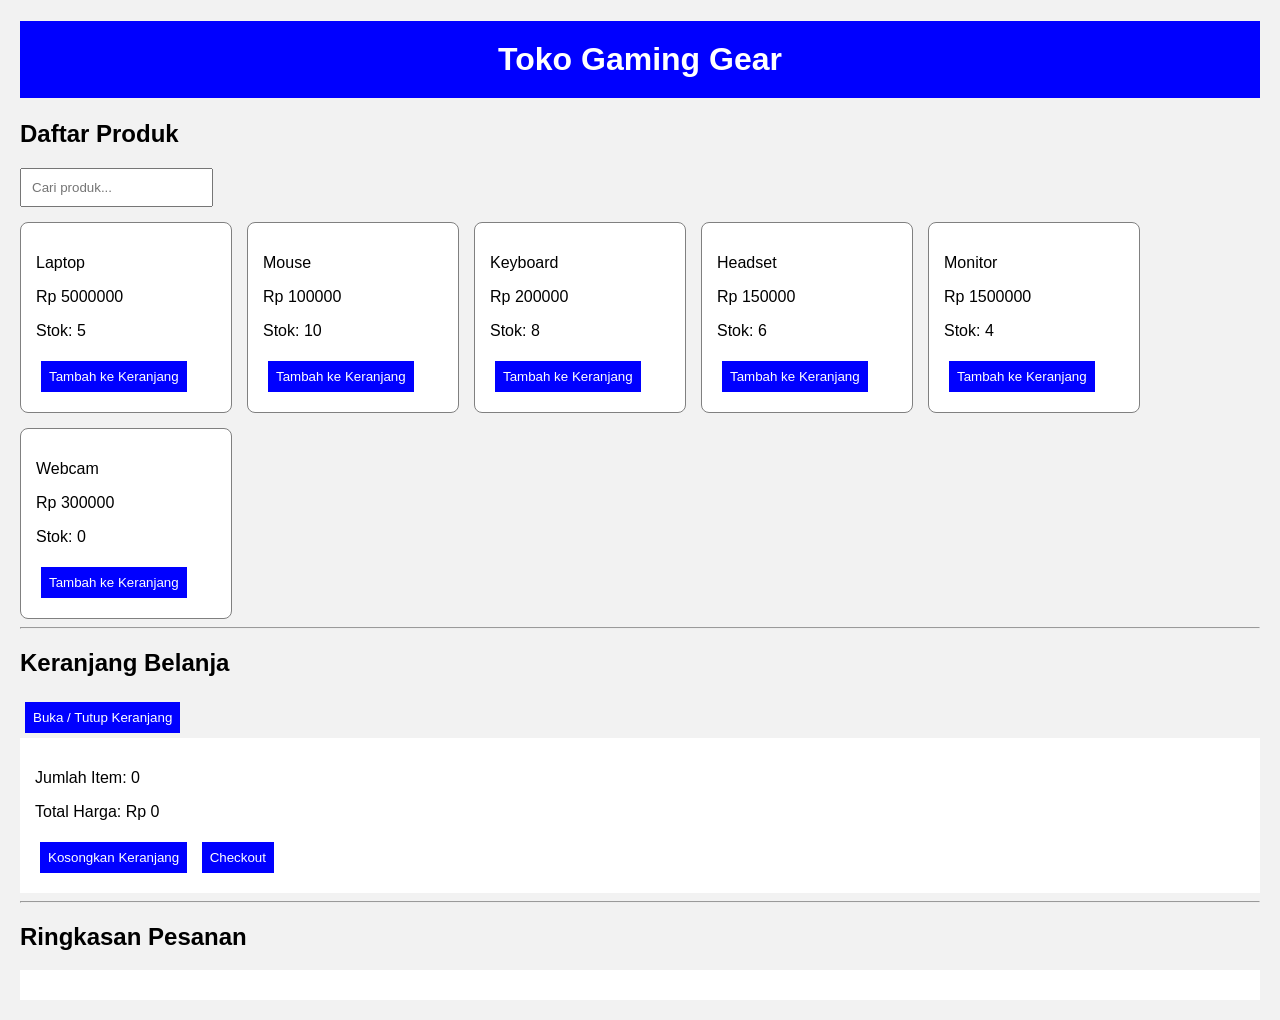
<file: index.html>
<!DOCTYPE html>
<html lang="id">
<head>
    <title>Toko Gaming Gear</title>
    <link rel="stylesheet" href="style.css">

    <script src="https://code.jquery.com/jquery-3.7.1.min.js"></script>
</head>
<body>

    <h1>Toko Gaming Gear</h1>

    <h2>Daftar Produk</h2>

    <input type="text" id="cari" placeholder="Cari produk...">

    <div id="produk"></div>

    <hr>

    <h2>Keranjang Belanja</h2>

    <button id="buka">Buka / Tutup Keranjang</button>

    <div id="keranjang">
        <div id="isi"></div>

        <p>Jumlah Item: <span id="jumlah">0</span></p>
        <p>Total Harga: Rp <span id="total">0</span></p>

        <button id="kosongkan">Kosongkan Keranjang</button>
        <button id="checkout">Checkout</button>
    </div>

    <hr>

    <h2>Ringkasan Pesanan</h2>
    <div id="hasil"></div>

    <script src="script.js"></script>

</body>
</html>
</file>
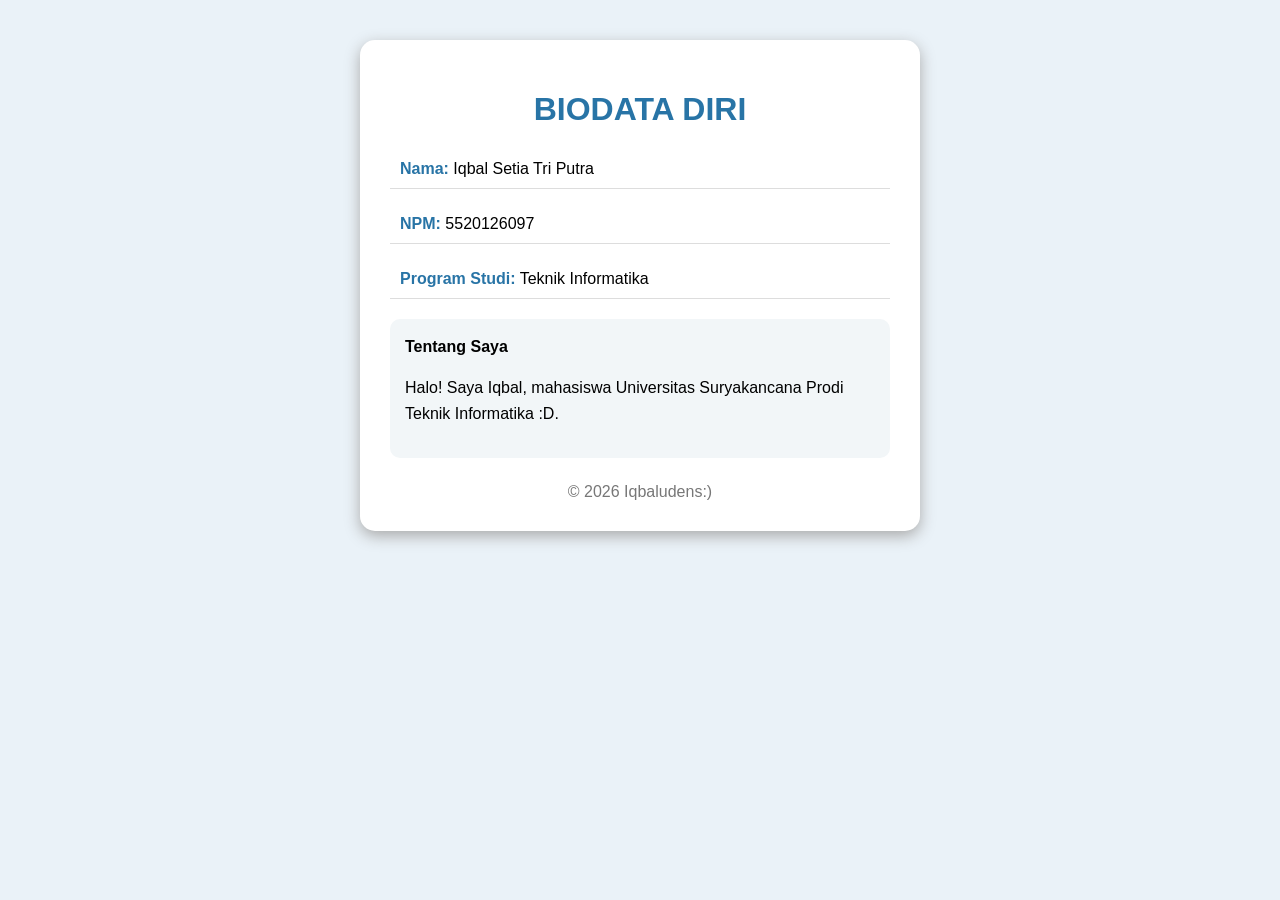
<file: Tugas1/index.html>
<!DOCTYPE html>
<html lang="en">
<head>
    <meta charset="UTF-8">
    <meta name="viewport" content="width=device-width, initial-scale=1.0">
    <title>Biodata Saya</title>

    <style>
        body {
            font-family: Arial, sans-serif;
            background-color: #eaf2f8;
            margin: 0;
            padding: 40px;
        }

        .biodata {
            width: 500px;
            margin: auto;
            background-color: white;
            padding: 30px;
            border-radius: 15px;
            box-shadow: 0 5px 15px #aaa;
        }

        h1 {
            text-align: center;
            color: #2874a6;
        }

        .data {
            margin-top: 20px;
        }

        .data p {
            border-bottom: 1px solid #ddd;
            padding: 10px;
        }

        .label {
            font-weight: bold;
            color: #2874a6;
        }

        .tentang {
            background-color: #f2f6f8;
            padding: 15px;
            border-radius: 10px;
            margin-top: 20px;
            line-height: 1.6;
        }

        .footer {
            text-align: center;
            margin-top: 25px;
            color: #777;
        }
    </style>
</head>

<body>

    <div class="biodata">

        <h1>BIODATA DIRI</h1>

        <div class="data">

            <p>
                <span class="label">Nama:</span>
                Iqbal Setia Tri Putra
            </p>

            <p>
                <span class="label">NPM:</span>
                5520126097
            </p>

            <p>
                <span class="label">Program Studi:</span>
                Teknik Informatika
            </p>
        </div>

        <div class="tentang">
            <b>Tentang Saya</b>
            <p>
                Halo! Saya Iqbal, mahasiswa Universitas Suryakancana Prodi Teknik Informatika :D.
            </p>
        </div>

        <div class="footer">
            © 2026 Iqbaludens:)
        </div>

    </div>

</body>
</html>
</file>
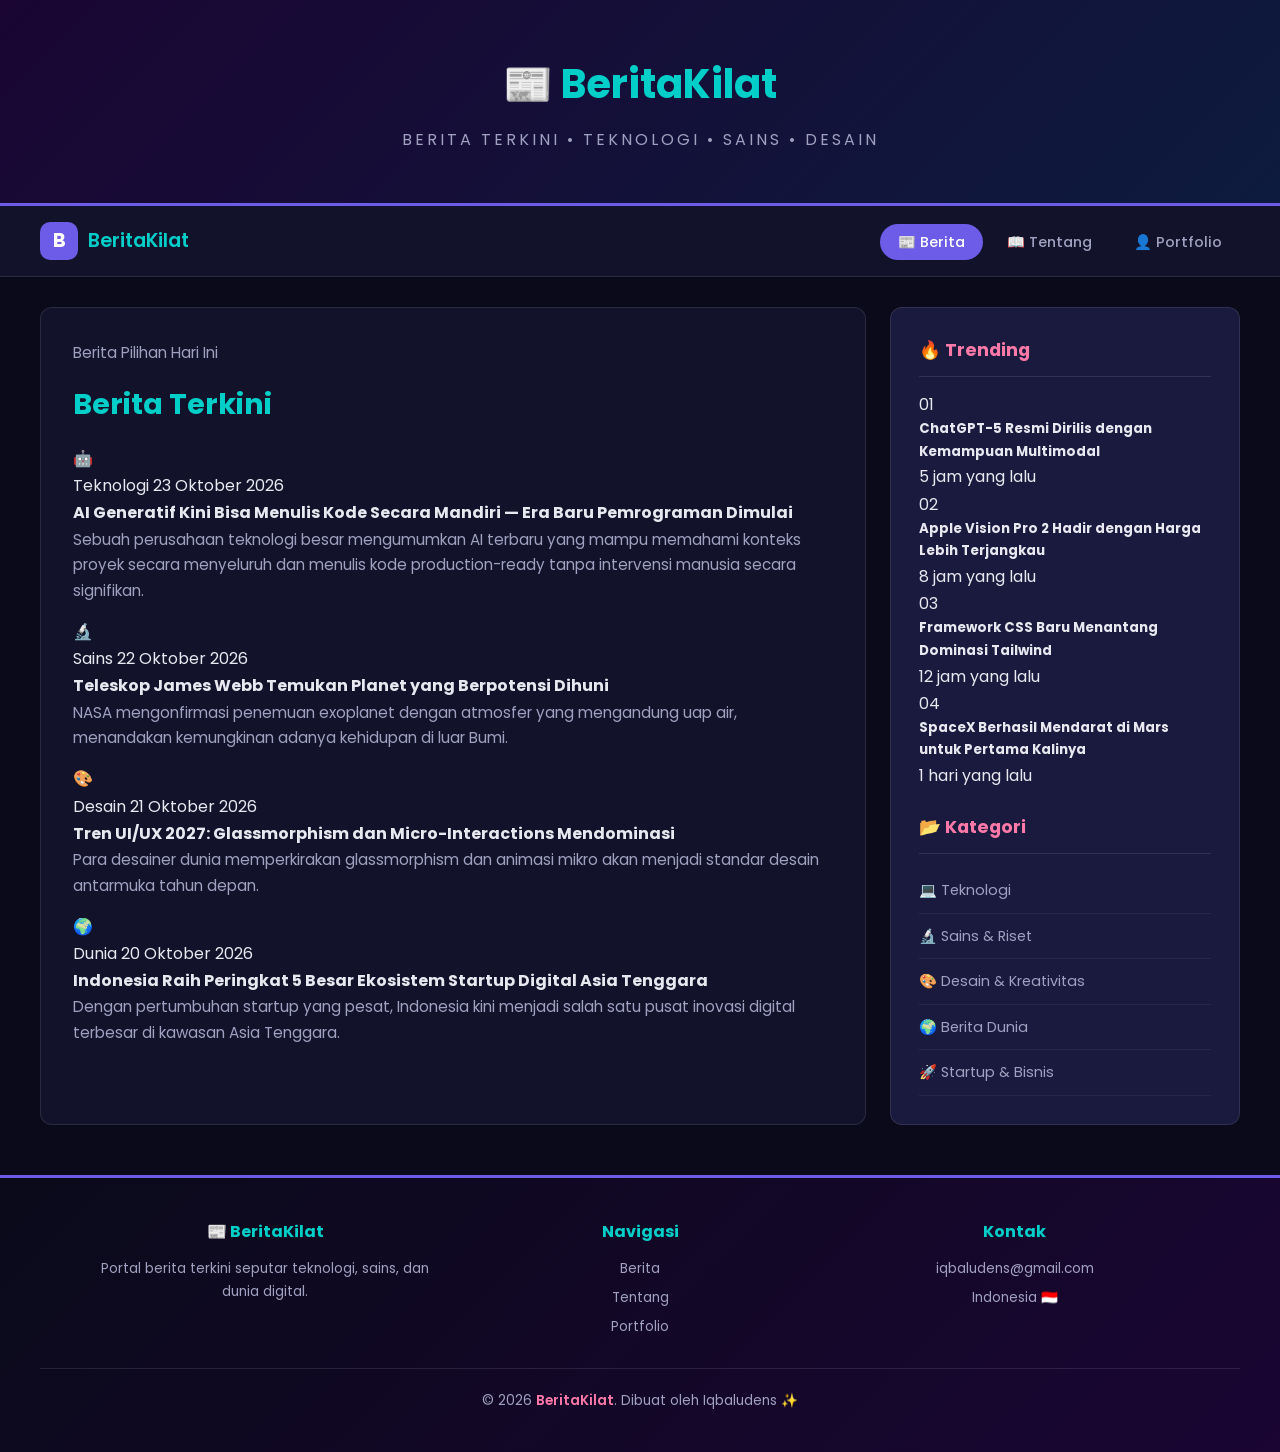
<file: Tugas3/index.html>
<!DOCTYPE html>
<html lang="id">

<head>
  <meta charset="UTF-8">
  <meta name="viewport" content="width=device-width, initial-scale=1.0">
  <meta name="description"
    content="BeritaKilat - Portal berita terkini seputar teknologi, sains, desain, dan dunia digital.">
  <title>Berita Kilat</title>
  <link rel="stylesheet" href="style.css">
</head>

<body>

  <!-- ==================== HEADER ==================== -->
  <header>
    <h1>📰 BeritaKilat</h1>
    <p>Berita Terkini &bull; Teknologi &bull; Sains &bull; Desain</p>
  </header>

  <!-- ==================== NAV (Flexbox: Logo Kiri, Menu Kanan) ==================== -->
  <nav>
    <a href="index.html" class="logo">
      <div class="logo-icon">B</div>
      <span class="logo-text">BeritaKilat</span>
    </a>
    <ul class="menu">
      <li><a href="index.html" class="active">📰 Berita</a></li>
      <li><a href="about.html">📖 Tentang</a></li>
      <li><a href="portfolio.html">👤 Portfolio</a></li>
    </ul>
  </nav>

  <!-- ==================== SECTION (Grid: Artikel + Aside) ==================== -->
  <section>

    <!-- ==================== ARTIKEL ==================== -->
    <article>
      <p class="subtitle">Berita Pilihan Hari Ini</p>
      <h2>Berita <span class="highlight">Terkini</span></h2>

      <!-- FEATURED NEWS -->
      <div class="news-grid">

        <div class="news-card news-featured">
          <div class="news-thumb t1">🤖</div>
          <div class="news-body">
            <div class="news-meta">
              <span class="news-category cat-tech">Teknologi</span>
              <span class="news-date">23 Oktober 2026</span>
            </div>
            <h4>AI Generatif Kini Bisa Menulis Kode Secara Mandiri — Era Baru Pemrograman Dimulai</h4>
            <p>Sebuah perusahaan teknologi besar mengumumkan AI terbaru yang mampu memahami konteks proyek secara
              menyeluruh dan menulis kode production-ready tanpa intervensi manusia secara signifikan.</p>
          </div>
        </div>

        <div class="news-card">
          <div class="news-thumb t2">🔬</div>
          <div class="news-body">
            <div class="news-meta">
              <span class="news-category cat-science">Sains</span>
              <span class="news-date">22 Oktober 2026</span>
            </div>
            <h4>Teleskop James Webb Temukan Planet yang Berpotensi Dihuni</h4>
            <p>NASA mengonfirmasi penemuan exoplanet dengan atmosfer yang mengandung uap air, menandakan kemungkinan
              adanya kehidupan di luar Bumi.</p>
          </div>
        </div>

        <div class="news-card">
          <div class="news-thumb t3">🎨</div>
          <div class="news-body">
            <div class="news-meta">
              <span class="news-category cat-design">Desain</span>
              <span class="news-date">21 Oktober 2026</span>
            </div>
            <h4>Tren UI/UX 2027: Glassmorphism dan Micro-Interactions Mendominasi</h4>
            <p>Para desainer dunia memperkirakan glassmorphism dan animasi mikro akan menjadi standar desain antarmuka
              tahun depan.</p>
          </div>
        </div>

        <div class="news-card">
          <div class="news-thumb t4">🌍</div>
          <div class="news-body">
            <div class="news-meta">
              <span class="news-category cat-world">Dunia</span>
              <span class="news-date">20 Oktober 2026</span>
            </div>
            <h4>Indonesia Raih Peringkat 5 Besar Ekosistem Startup Digital Asia Tenggara</h4>
            <p>Dengan pertumbuhan startup yang pesat, Indonesia kini menjadi salah satu pusat inovasi digital terbesar
              di kawasan Asia Tenggara.</p>
          </div>
        </div>

      </div>
    </article>

    <!-- ==================== ASIDE ==================== -->
    <aside>
      <h3>🔥 Trending</h3>

      <div class="trending-item">
        <span class="trending-number">01</span>
        <div class="trending-info">
          <h5>ChatGPT-5 Resmi Dirilis dengan Kemampuan Multimodal</h5>
          <span>5 jam yang lalu</span>
        </div>
      </div>

      <div class="trending-item">
        <span class="trending-number">02</span>
        <div class="trending-info">
          <h5>Apple Vision Pro 2 Hadir dengan Harga Lebih Terjangkau</h5>
          <span>8 jam yang lalu</span>
        </div>
      </div>

      <div class="trending-item">
        <span class="trending-number">03</span>
        <div class="trending-info">
          <h5>Framework CSS Baru Menantang Dominasi Tailwind</h5>
          <span>12 jam yang lalu</span>
        </div>
      </div>

      <div class="trending-item">
        <span class="trending-number">04</span>
        <div class="trending-info">
          <h5>SpaceX Berhasil Mendarat di Mars untuk Pertama Kalinya</h5>
          <span>1 hari yang lalu</span>
        </div>
      </div>

      <h3 style="margin-top: 24px;">📂 Kategori</h3>
      <ul>
        <li>💻 Teknologi</li>
        <li>🔬 Sains & Riset</li>
        <li>🎨 Desain & Kreativitas</li>
        <li>🌍 Berita Dunia</li>
        <li>🚀 Startup & Bisnis</li>
      </ul>
    </aside>

  </section>

  <!-- ==================== FOOTER ==================== -->
  <footer>
    <div class="footer-content">
      <div class="footer-col">
        <h4>📰 BeritaKilat</h4>
        <p>Portal berita terkini seputar teknologi, sains, dan dunia digital.</p>
      </div>
      <div class="footer-col">
        <h4>Navigasi</h4>
        <a href="index.html">Berita</a>
        <a href="about.html">Tentang</a>
        <a href="portfolio.html">Portfolio</a>
      </div>
      <div class="footer-col">
        <h4>Kontak</h4>
        <p>iqbaludens@gmail.com</p>
        <p>Indonesia 🇮🇩</p>
      </div>
    </div>
    <div class="footer-bottom">
      <p>&copy; 2026 <span>BeritaKilat</span>. Dibuat oleh Iqbaludens ✨</p>
    </div>
  </footer>

</body>

</html>
</file>
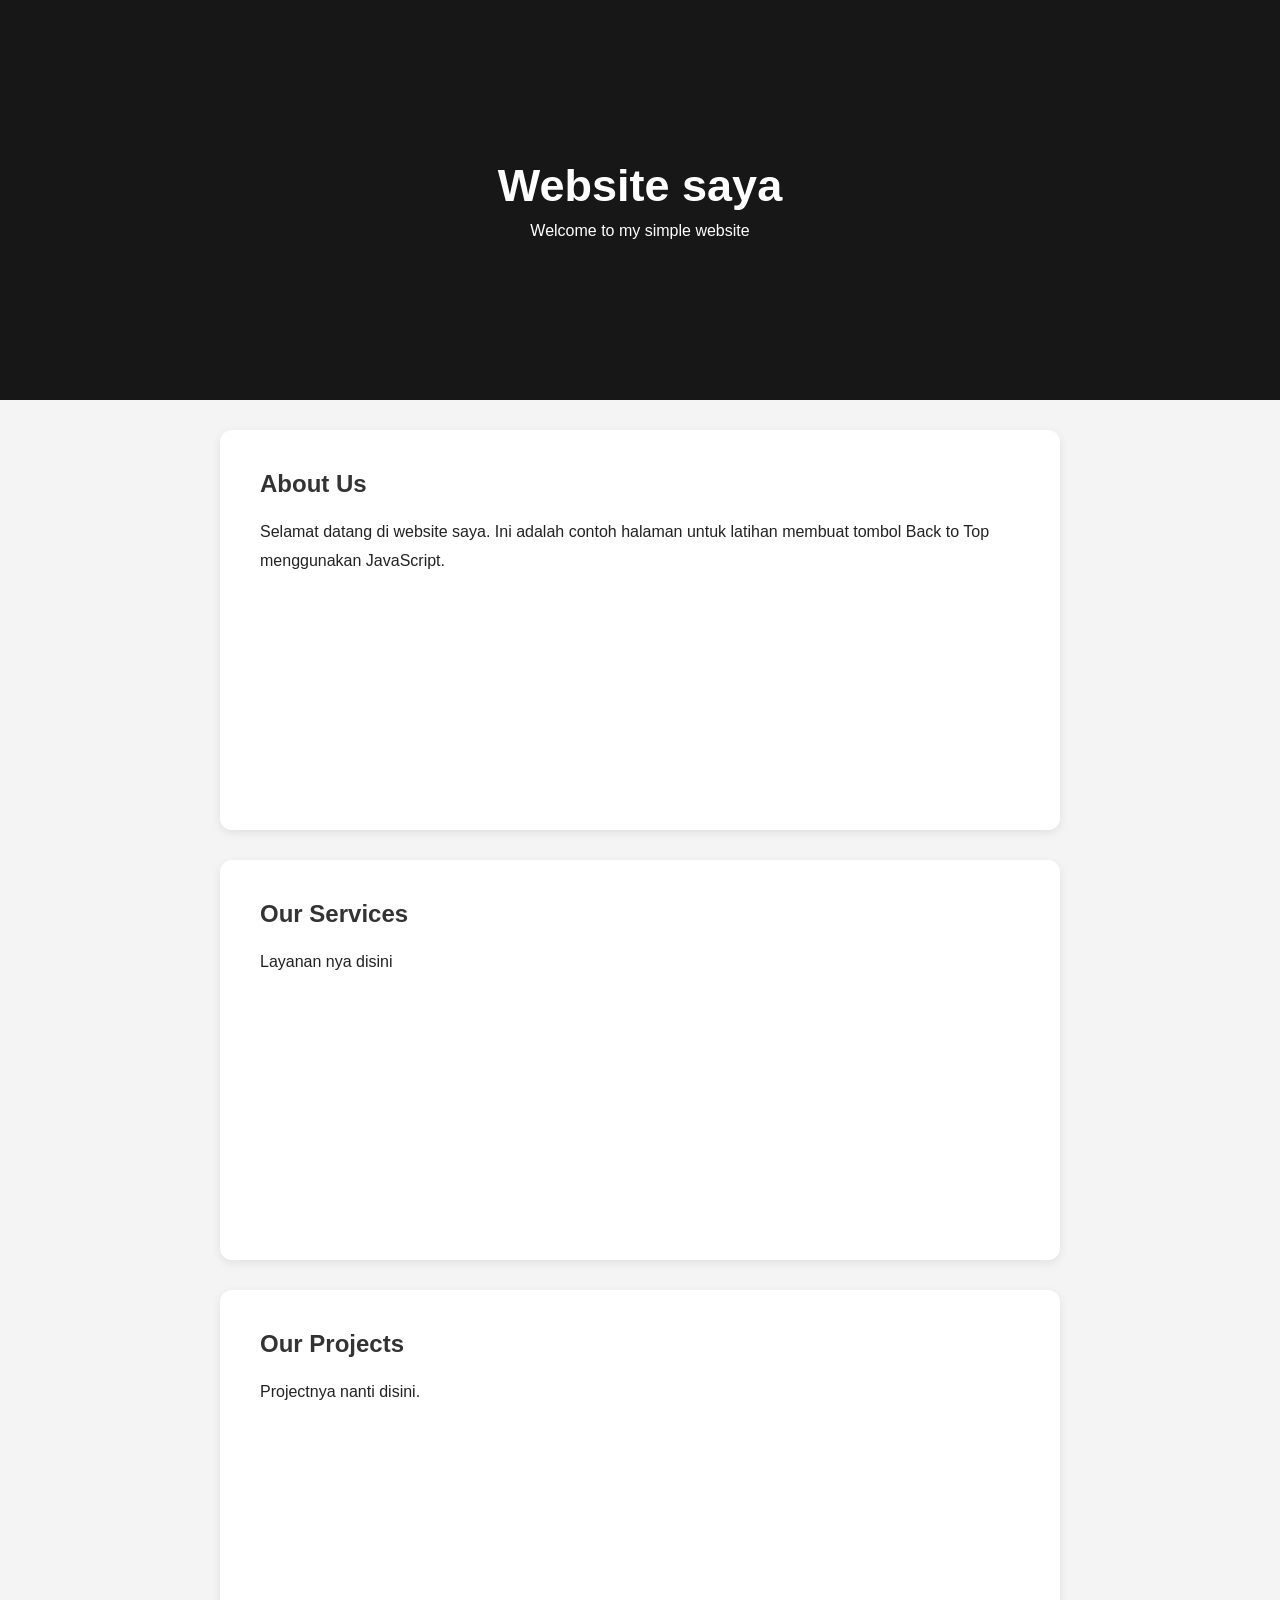
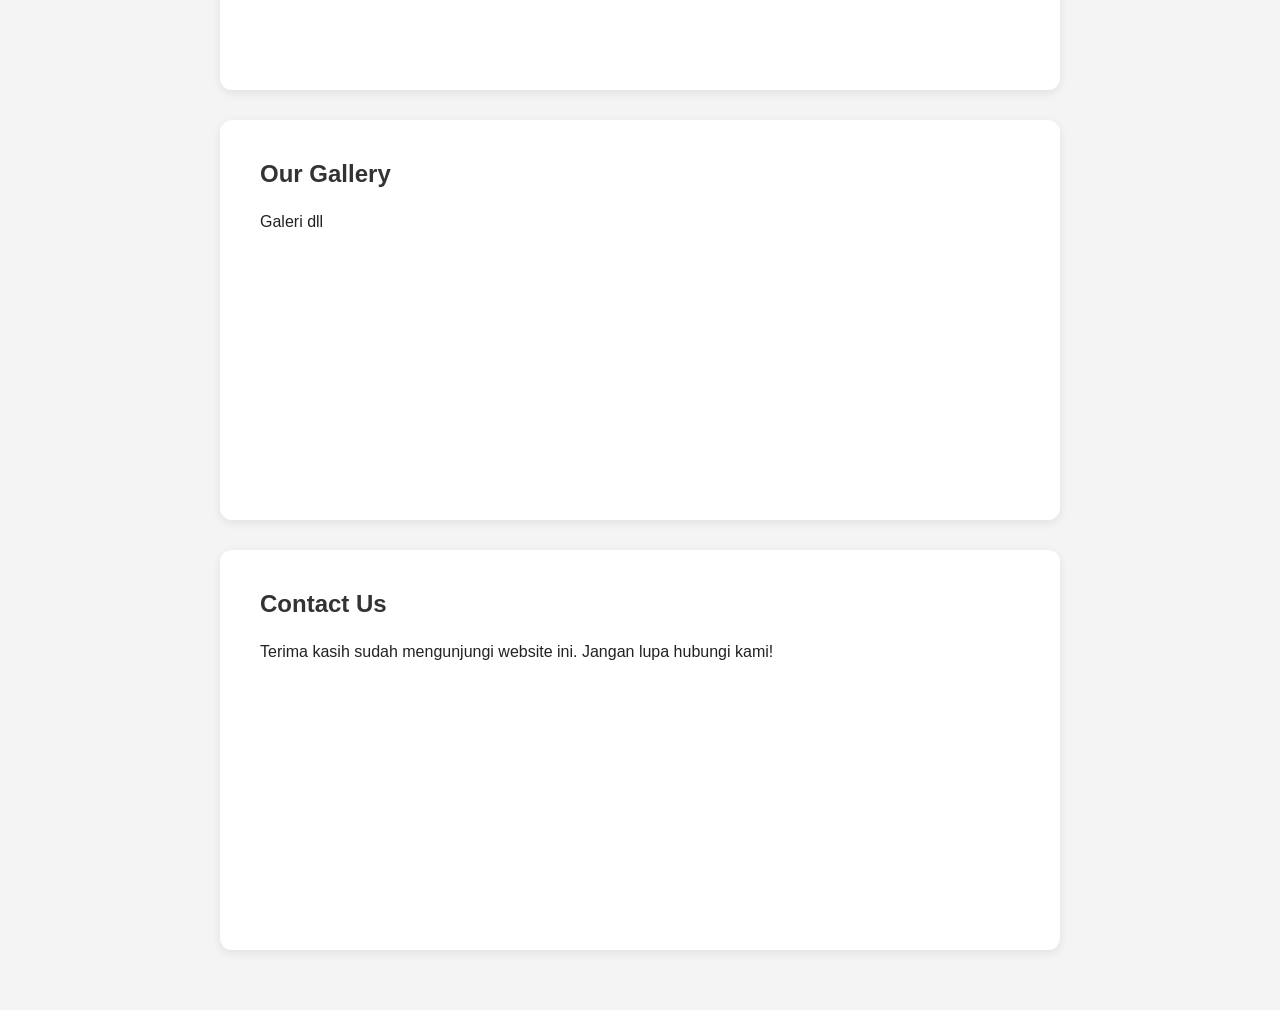
<file: Tugas4/index.html>
<!DOCTYPE html>
<html lang="id">

<head>
    <meta charset="UTF-8">
    <meta name="viewport" content="width=device-width, initial-scale=1.0">
    <title>Tugas Prak4</title>
    <link rel="stylesheet" href="style.css">
</head>

<body>

    <header id="top">
        <h1>Website saya</h1>
        <p>Welcome to my simple website</p>
    </header>

    <main>
        <section>
            <h2>About Us</h2>
            <p>
                Selamat datang di website saya.
                Ini adalah contoh halaman untuk latihan
                membuat tombol Back to Top menggunakan JavaScript.
            </p>
        </section>

        <section>
            <h2>Our Services</h2>
            <p>
                Layanan nya disini
            </p>
        </section>

        <section>
            <h2>Our Projects</h2>
            <p>
                Projectnya nanti disini.
            </p>
        </section>

        <section>
            <h2>Our Gallery</h2>
            <p>
                Galeri dll
            </p>
        </section>

        <section>
            <h2>Contact Us</h2>
            <p>
                Terima kasih sudah mengunjungi website ini.
                Jangan lupa hubungi kami!
            </p>
        </section>
    </main>

    <button id="backToTop" title="Back to Top">
        ↑
    </button>

    <script src="script.js"></script>
</body>

</html>
</file>
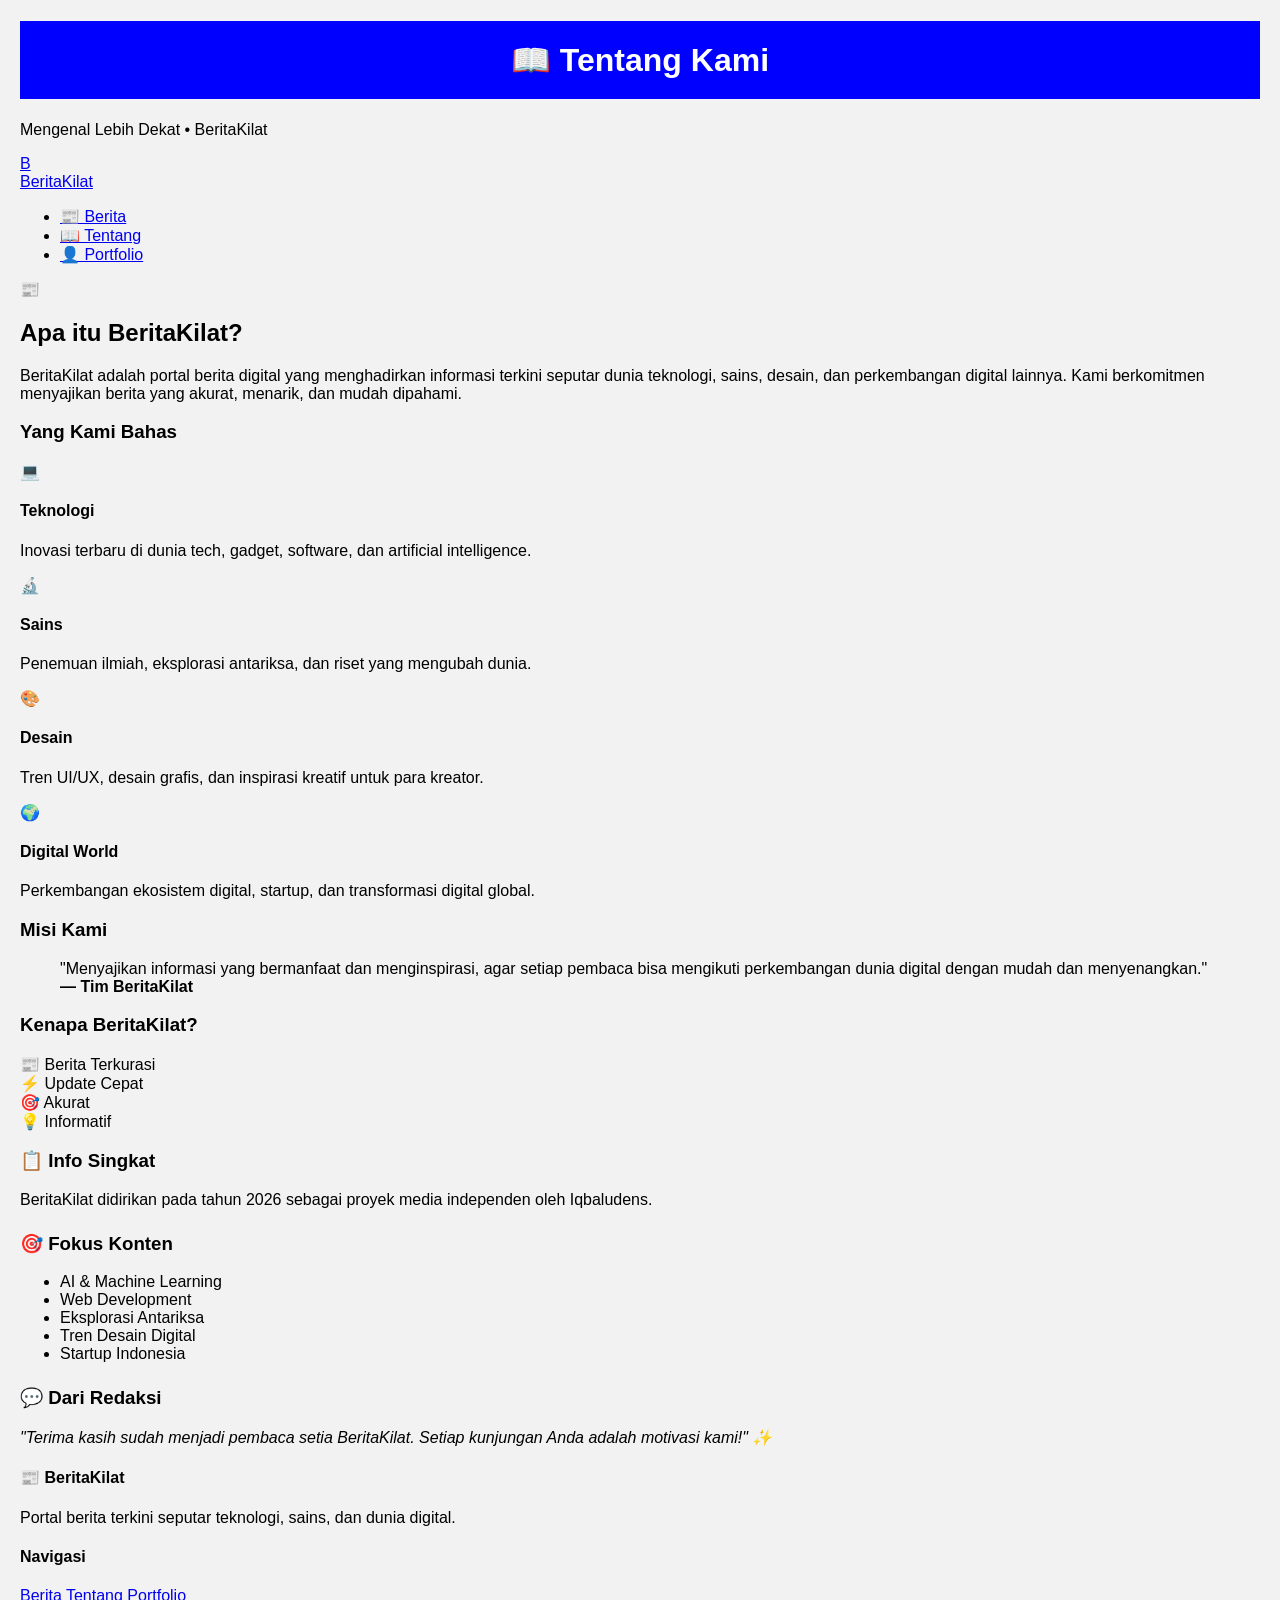
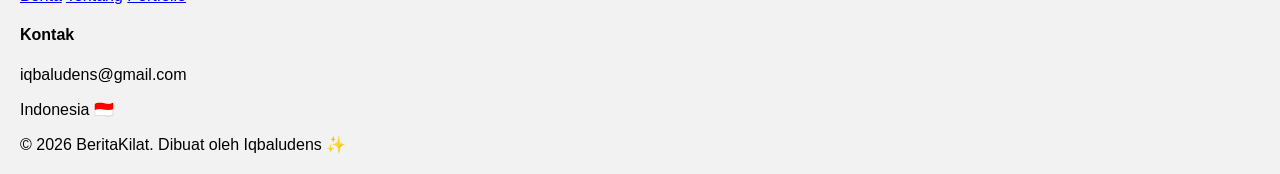
<file: about.html>
<!DOCTYPE html>
<html lang="id">

<head>
  <meta charset="UTF-8">
  <meta name="viewport" content="width=device-width, initial-scale=1.0">
  <meta name="description"
    content="Tentang BeritaKilat - Portal berita teknologi, sains, dan desain yang dikelola oleh Iqbaludens.">
  <title>BeritaKilat | Tentang Kami</title>
  <link rel="stylesheet" href="style.css">
</head>

<body>

  <!-- ==================== HEADER ==================== -->
  <header>
    <h1>📖 Tentang Kami</h1>
    <p>Mengenal Lebih Dekat &bull; BeritaKilat</p>
  </header>

  <!-- ==================== NAV ==================== -->
  <nav>
    <a href="index.html" class="logo">
      <div class="logo-icon">B</div>
      <span class="logo-text">BeritaKilat</span>
    </a>
    <ul class="menu">
      <li><a href="index.html">📰 Berita</a></li>
      <li><a href="about.html" class="active">📖 Tentang</a></li>
      <li><a href="portfolio.html">👤 Portfolio</a></li>
    </ul>
  </nav>

  <!-- ==================== SECTION ==================== -->
  <section>

    <!-- ==================== ARTICLE ==================== -->
    <article>

      <!-- INTRO -->
      <div class="about-intro">
        <span class="about-icon">📰</span>
        <div class="about-text">
          <h2>Apa itu <span class="highlight">BeritaKilat</span>?</h2>
          <p>
            BeritaKilat adalah portal berita digital yang menghadirkan informasi terkini seputar
            dunia teknologi, sains, desain, dan perkembangan digital lainnya. Kami berkomitmen
            menyajikan berita yang akurat, menarik, dan mudah dipahami.
          </p>
        </div>
      </div>

      <!-- APA YANG KAMI BAHAS -->
      <h3><span class="accent-dot"></span> Yang Kami Bahas</h3>
      <div class="info-grid">
        <div class="info-card">
          <span class="info-icon">💻</span>
          <h4>Teknologi</h4>
          <p>Inovasi terbaru di dunia tech, gadget, software, dan artificial intelligence.</p>
        </div>
        <div class="info-card">
          <span class="info-icon">🔬</span>
          <h4>Sains</h4>
          <p>Penemuan ilmiah, eksplorasi antariksa, dan riset yang mengubah dunia.</p>
        </div>
        <div class="info-card">
          <span class="info-icon">🎨</span>
          <h4>Desain</h4>
          <p>Tren UI/UX, desain grafis, dan inspirasi kreatif untuk para kreator.</p>
        </div>
        <div class="info-card">
          <span class="info-icon">🌍</span>
          <h4>Digital World</h4>
          <p>Perkembangan ekosistem digital, startup, dan transformasi digital global.</p>
        </div>
      </div>

      <!-- MISI KAMI -->
      <h3><span class="accent-dot"></span> Misi Kami</h3>
      <blockquote>
        "Menyajikan informasi yang bermanfaat dan menginspirasi, agar setiap pembaca
        bisa mengikuti perkembangan dunia digital dengan mudah dan menyenangkan."
        <strong>— Tim BeritaKilat</strong>
      </blockquote>

      <!-- KENAPA BERITAKILAT -->
      <h3><span class="accent-dot"></span> Kenapa BeritaKilat?</h3>
      <div class="stats-row">
        <div class="stat-item">
          <span class="stat-number">📰</span>
          <span class="stat-label">Berita Terkurasi</span>
        </div>
        <div class="stat-item">
          <span class="stat-number">⚡</span>
          <span class="stat-label">Update Cepat</span>
        </div>
        <div class="stat-item">
          <span class="stat-number">🎯</span>
          <span class="stat-label">Akurat</span>
        </div>
        <div class="stat-item">
          <span class="stat-number">💡</span>
          <span class="stat-label">Informatif</span>
        </div>
      </div>

    </article>

    <!-- ==================== ASIDE ==================== -->
    <aside>
      <h3>📋 Info Singkat</h3>
      <p>
        BeritaKilat didirikan pada tahun 2026 sebagai proyek media independen oleh Iqbaludens.
      </p>

      <h3 style="margin-top: 24px;">🎯 Fokus Konten</h3>
      <ul>
        <li>AI & Machine Learning</li>
        <li>Web Development</li>
        <li>Eksplorasi Antariksa</li>
        <li>Tren Desain Digital</li>
        <li>Startup Indonesia</li>
      </ul>

      <h3 style="margin-top: 24px;">💬 Dari Redaksi</h3>
      <p style="font-style: italic; color: var(--accent);">
        "Terima kasih sudah menjadi pembaca setia BeritaKilat. Setiap kunjungan Anda adalah motivasi kami!" ✨
      </p>
    </aside>

  </section>

  <!-- ==================== FOOTER ==================== -->
  <footer>
    <div class="footer-content">
      <div class="footer-col">
        <h4>📰 BeritaKilat</h4>
        <p>Portal berita terkini seputar teknologi, sains, dan dunia digital.</p>
      </div>
      <div class="footer-col">
        <h4>Navigasi</h4>
        <a href="index.html">Berita</a>
        <a href="about.html">Tentang</a>
        <a href="portfolio.html">Portfolio</a>
      </div>
      <div class="footer-col">
        <h4>Kontak</h4>
        <p>iqbaludens@gmail.com</p>
        <p>Indonesia 🇮🇩</p>
      </div>
    </div>
    <div class="footer-bottom">
      <p>&copy; 2026 <span>BeritaKilat</span>. Dibuat oleh Iqbaludens ✨</p>
    </div>
  </footer>

</body>

</html>
</file>
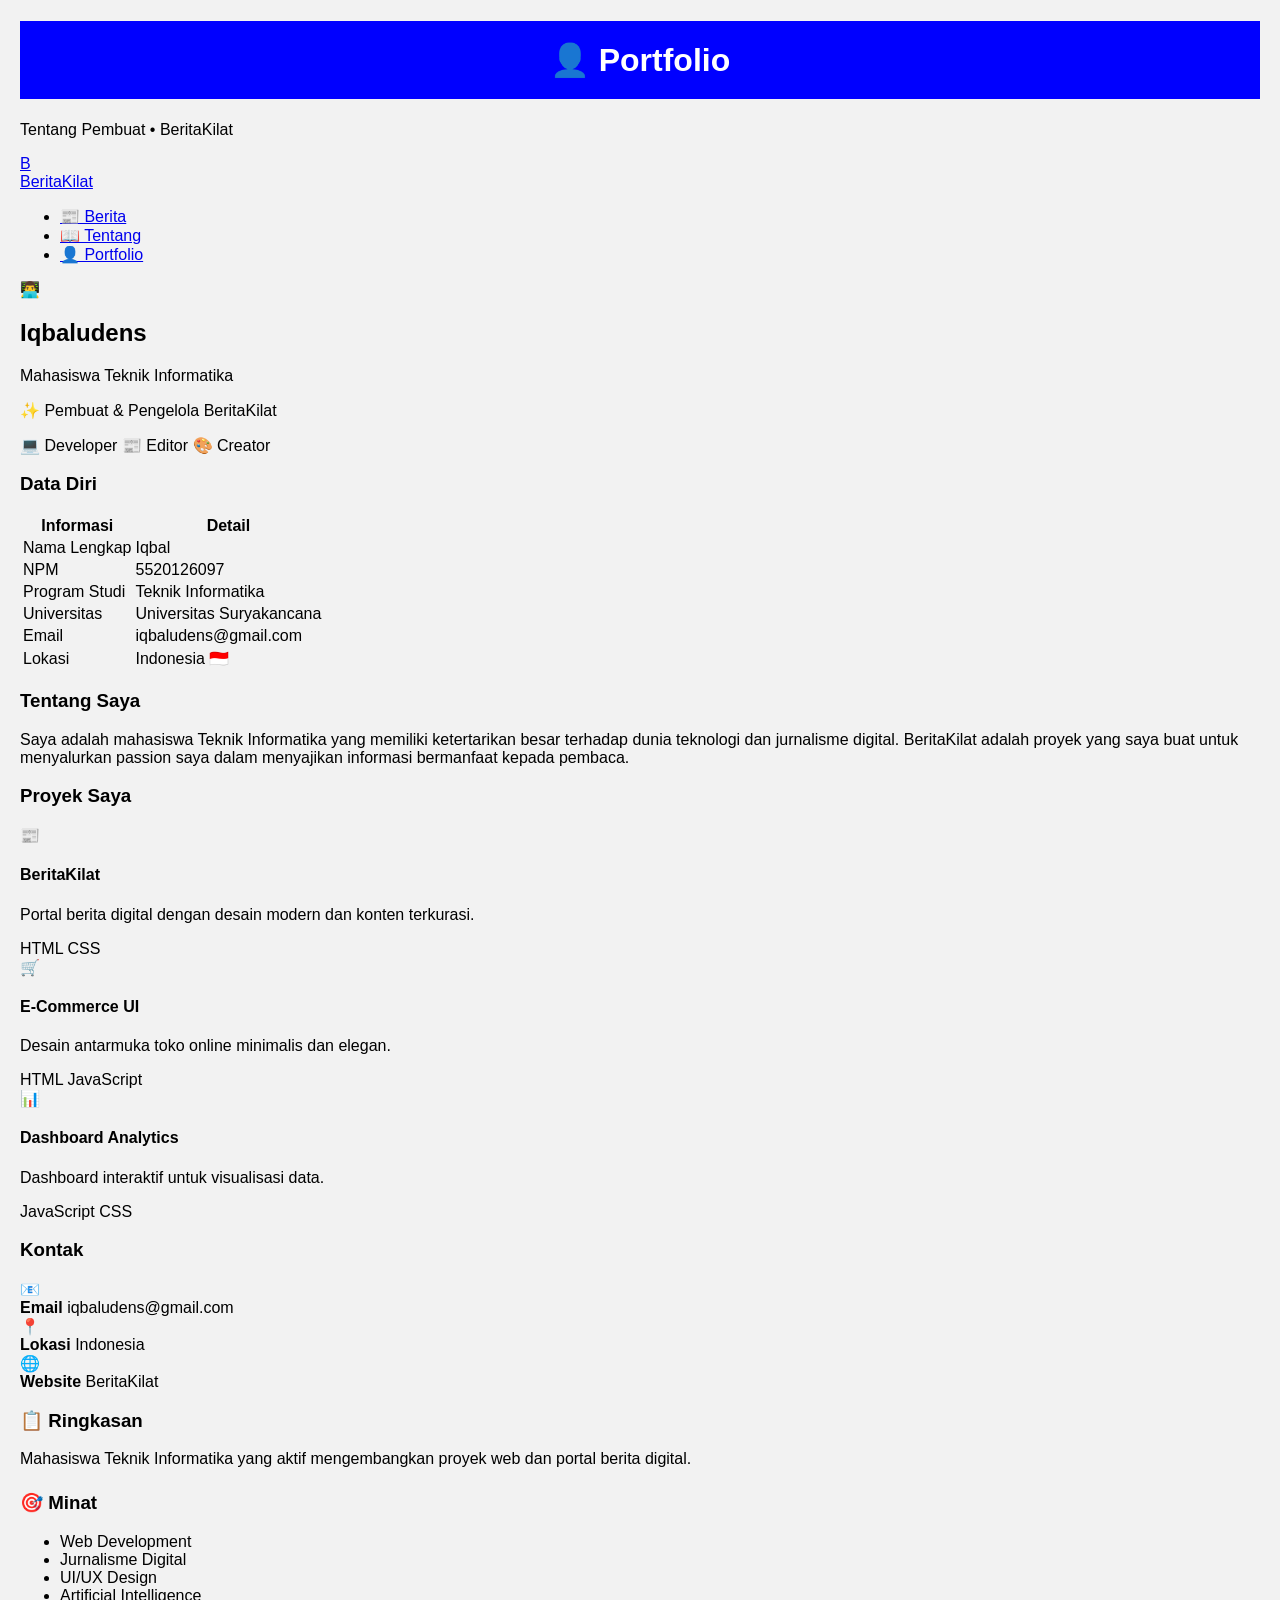
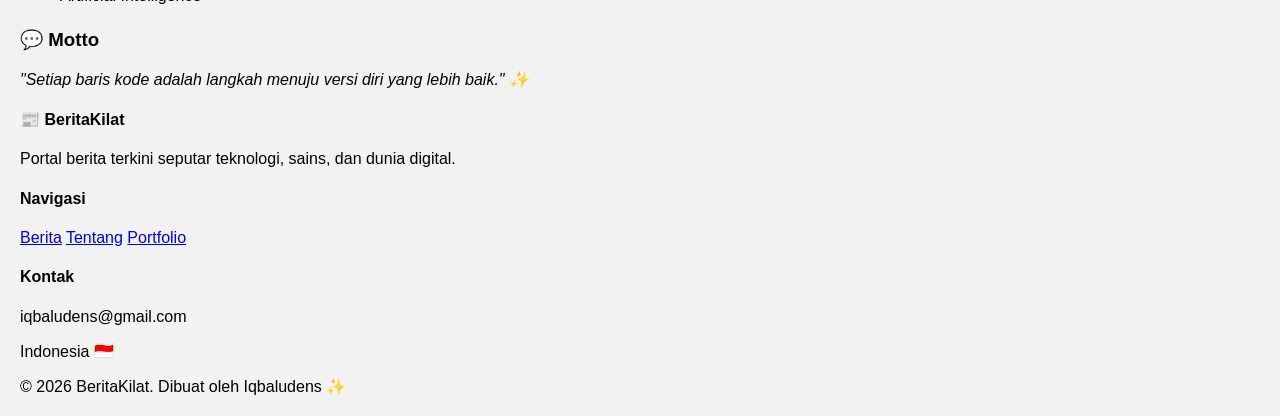
<file: portfolio.html>
<!DOCTYPE html>
<html lang="id">

<head>
  <meta charset="UTF-8">
  <meta name="viewport" content="width=device-width, initial-scale=1.0">
  <meta name="description" content="Portfolio Iqbaludens - Mahasiswa Teknik Informatika, pembuat BeritaKilat.">
  <title>BeritaKilat | Portfolio</title>
  <link rel="stylesheet" href="style.css">
</head>

<body>

  <!-- ==================== HEADER ==================== -->
  <header>
    <h1>👤 Portfolio</h1>
    <p>Tentang Pembuat &bull; BeritaKilat</p>
  </header>

  <!-- ==================== NAV ==================== -->
  <nav>
    <a href="index.html" class="logo">
      <div class="logo-icon">B</div>
      <span class="logo-text">BeritaKilat</span>
    </a>
    <ul class="menu">
      <li><a href="index.html">📰 Berita</a></li>
      <li><a href="about.html">📖 Tentang</a></li>
      <li><a href="portfolio.html" class="active">👤 Portfolio</a></li>
    </ul>
  </nav>

  <!-- ==================== SECTION ==================== -->
  <section>

    <!-- ==================== ARTICLE ==================== -->
    <article>

      <!-- PROFILE HEADER -->
      <div class="profile-header">
        <div class="avatar">
          <div class="avatar-inner">👨‍💻</div>
        </div>
        <div class="profile-info">
          <h2>Iqbaludens</h2>
          <p>Mahasiswa Teknik Informatika</p>
          <p class="tagline">✨ Pembuat & Pengelola BeritaKilat</p>
          <div style="margin-top: 12px;">
            <span class="badge badge-primary">💻 Developer</span>
            <span class="badge badge-secondary">📰 Editor</span>
            <span class="badge badge-accent">🎨 Creator</span>
          </div>
        </div>
      </div>

      <!-- DATA DIRI TABLE -->
      <h3><span class="accent-dot"></span> Data Diri</h3>
      <table>
        <thead>
          <tr>
            <th>Informasi</th>
            <th>Detail</th>
          </tr>
        </thead>
        <tbody>
          <tr>
            <td>Nama Lengkap</td>
            <td>Iqbal</td>
          </tr>
          <tr>
            <td>NPM</td>
            <td>5520126097</td>
          </tr>
          <tr>
            <td>Program Studi</td>
            <td>Teknik Informatika</td>
          </tr>
          <tr>
            <td>Universitas</td>
            <td>Universitas Suryakancana</td>
          </tr>
          <tr>
            <td>Email</td>
            <td>iqbaludens@gmail.com</td>
          </tr>
          <tr>
            <td>Lokasi</td>
            <td>Indonesia 🇮🇩</td>
          </tr>
        </tbody>
      </table>

      <!-- TENTANG SAYA -->
      <h3><span class="accent-dot"></span> Tentang Saya</h3>
      <p>
        Saya adalah mahasiswa Teknik Informatika yang memiliki ketertarikan besar terhadap
        dunia teknologi dan jurnalisme digital. BeritaKilat adalah proyek yang saya buat untuk
        menyalurkan passion saya dalam menyajikan informasi bermanfaat kepada pembaca.
      </p>

      <!-- PROYEK -->
      <h3><span class="accent-dot"></span> Proyek Saya</h3>
      <div class="portfolio-grid">
        <div class="portfolio-card">
          <div class="portfolio-thumb p1">📰</div>
          <div class="portfolio-info">
            <h4>BeritaKilat</h4>
            <p>Portal berita digital dengan desain modern dan konten terkurasi.</p>
            <span class="portfolio-tag tag-html">HTML</span>
            <span class="portfolio-tag tag-css">CSS</span>
          </div>
        </div>
        <div class="portfolio-card">
          <div class="portfolio-thumb p2">🛒</div>
          <div class="portfolio-info">
            <h4>E-Commerce UI</h4>
            <p>Desain antarmuka toko online minimalis dan elegan.</p>
            <span class="portfolio-tag tag-html">HTML</span>
            <span class="portfolio-tag tag-js">JavaScript</span>
          </div>
        </div>
        <div class="portfolio-card">
          <div class="portfolio-thumb p3">📊</div>
          <div class="portfolio-info">
            <h4>Dashboard Analytics</h4>
            <p>Dashboard interaktif untuk visualisasi data.</p>
            <span class="portfolio-tag tag-js">JavaScript</span>
            <span class="portfolio-tag tag-css">CSS</span>
          </div>
        </div>
      </div>

      <!-- KONTAK -->
      <h3><span class="accent-dot"></span> Kontak</h3>
      <div class="contact-grid">
        <div class="contact-item">
          <div class="contact-icon email">📧</div>
          <div class="contact-detail">
            <strong>Email</strong>
            <span>iqbaludens@gmail.com</span>
          </div>
        </div>
        <div class="contact-item">
          <div class="contact-icon location">📍</div>
          <div class="contact-detail">
            <strong>Lokasi</strong>
            <span>Indonesia</span>
          </div>
        </div>
        <div class="contact-item">
          <div class="contact-icon web">🌐</div>
          <div class="contact-detail">
            <strong>Website</strong>
            <span>BeritaKilat</span>
          </div>
        </div>
      </div>

    </article>

    <!-- ==================== ASIDE ==================== -->
    <aside>
      <h3>📋 Ringkasan</h3>
      <p>
        Mahasiswa Teknik Informatika yang aktif mengembangkan proyek web dan portal berita digital.
      </p>

      <h3 style="margin-top: 24px;">🎯 Minat</h3>
      <ul>
        <li>Web Development</li>
        <li>Jurnalisme Digital</li>
        <li>UI/UX Design</li>
        <li>Artificial Intelligence</li>
      </ul>

      <h3 style="margin-top: 24px;">💬 Motto</h3>
      <p style="font-style: italic; color: var(--accent);">
        "Setiap baris kode adalah langkah menuju versi diri yang lebih baik." ✨
      </p>
    </aside>

  </section>

  <!-- ==================== FOOTER ==================== -->
  <footer>
    <div class="footer-content">
      <div class="footer-col">
        <h4>📰 BeritaKilat</h4>
        <p>Portal berita terkini seputar teknologi, sains, dan dunia digital.</p>
      </div>
      <div class="footer-col">
        <h4>Navigasi</h4>
        <a href="index.html">Berita</a>
        <a href="about.html">Tentang</a>
        <a href="portfolio.html">Portfolio</a>
      </div>
      <div class="footer-col">
        <h4>Kontak</h4>
        <p>iqbaludens@gmail.com</p>
        <p>Indonesia 🇮🇩</p>
      </div>
    </div>
    <div class="footer-bottom">
      <p>&copy; 2026 <span>BeritaKilat</span>. Dibuat oleh Iqbaludens ✨</p>
    </div>
  </footer>

</body>

</html>
</file>
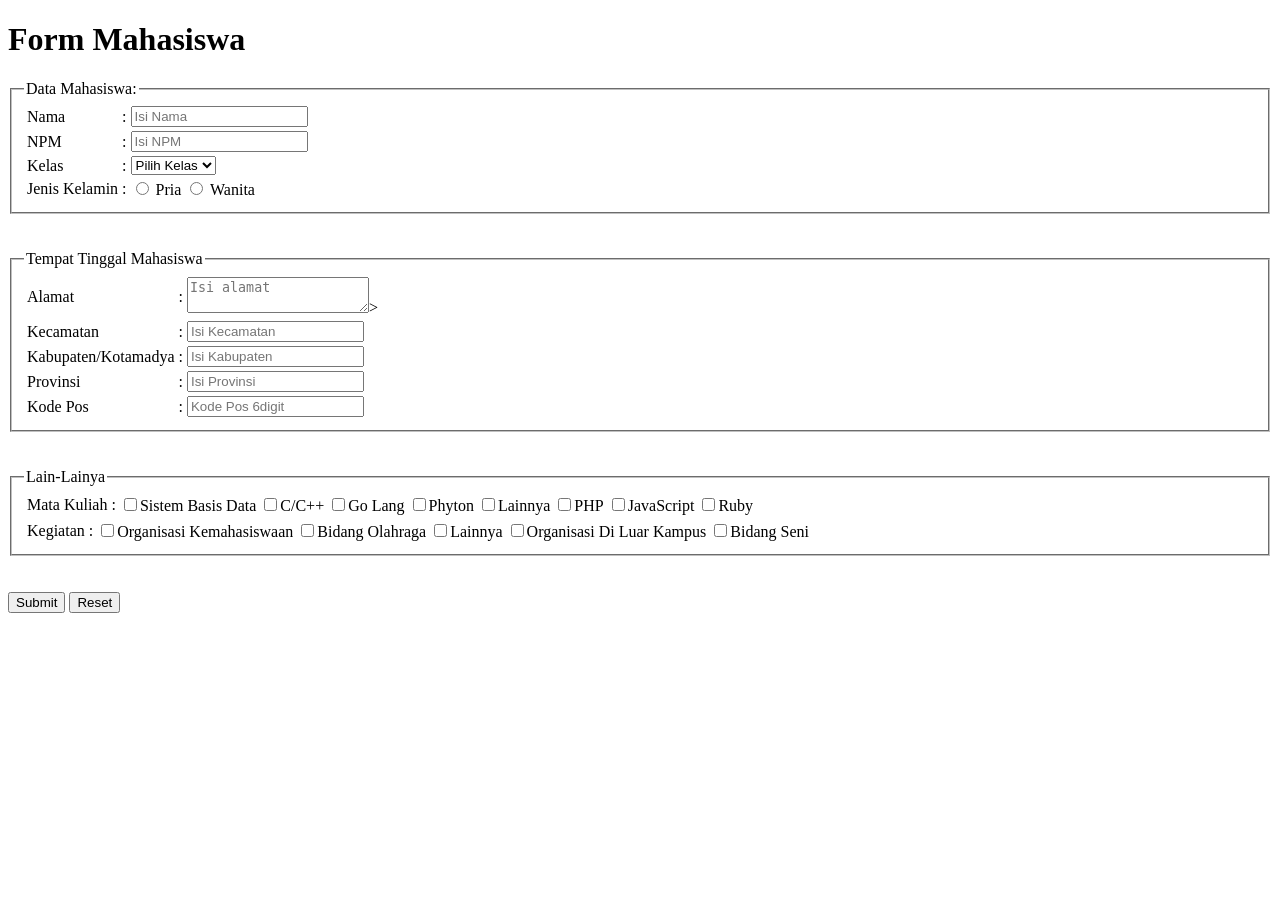
<file: quiz.html>
<!DOCTYPE html>
<html lang="en">
<head>
    <meta charset="UTF-8">
    <meta name="viewport" content="width=device-width, initial-scale=1.0">
    <title>Pertemuan 2</title>
</head>
<body>
    <h1>Form Mahasiswa</h1>
    <form class="form1" method="post">
        <fieldset>
    <legend>Data Mahasiswa:</legend>
        <table>
            <tr>    
                <td>Nama</td>
                <td>:</td>
                <td><input type="text" placeholder="Isi Nama"</td>
            </tr>
            <tr>
                <td>NPM</td>
                <td>:</td>
                <td><inpUt type="text" placeholder="Isi NPM"</td>
            </tr>
             <tr>
                <td>Kelas</td>
                <td> : </td>
                <td> 
                    <Select name="Kelas">
                        <option selected disabled> Pilih Kelas </option>
                        <option value="A">Kelas A</option>
                        <option value="B">Kelas B</option>
                        <option value="C">Kelas C</option>
                        <option value="D">Kelas D</option>
                    </Select>
                </td>
                <tr>
                    <td>
                    Jenis Kelamin 
                </td>
                <td>
                    :
                </td>
                <td>
                    <input type="radio" name="JenisKelamin" id="Pria"> Pria
                    <input type="radio" name="JenisKelamin" id="Wanita"> Wanita
                </td>
                </tr>
</tr>
</table>
</fieldset>
            </tr>
            </fieldset>
             
            </tr>
        </table>
        <br><br>
           <fieldset>
            <legend>Tempat Tinggal Mahasiswa</legend>
             <table>
            <tr>
                <td>Alamat</td>
                <td>:</td>
                <td><textarea name="alamat" id="alamat" placeholder="Isi alamat"></textarea>></td>
            </tr>
            <tr>
                <td>Kecamatan</td>
                <td>:</td>
                <td><input type="text" placeholder="Isi Kecamatan"></td>
            </tr>
            <tr>
                <td>Kabupaten/Kotamadya</td>
                <td>:</td>
                <td><input type="text" placeholder="Isi Kabupaten"></td>
            </tr>
            <tr>
                <td>Provinsi</td>
                <td>:</td>
                <td><input type="text" placeholder="Isi Provinsi"></td>
            </tr>
            <tr>
                <td>Kode Pos</td>
                <td>:</td>
                <td><input type="text" placeholder="Kode Pos 6digit"></td>
            </tr>
             
        </table>
           </fieldset><bR><br>
       <fieldset>
        <legend>
            Lain-Lainya        </legend>
             <table>
            <tr>
                <td>Mata Kuliah</td>
                <td>:</td>
                <td>
                    <input type="checkbox" name="matkul" value="sbd">Sistem Basis Data
                </td>
                    <td><input type="checkbox" name="matkul" value="sbd">C/C++</td>
                    <td><input type="checkbox" name="matkul" value="sbd">Go Lang</td>
                    <td><input type="checkbox" name="matkul" value="sbd">Phyton</td>
                    <td><input type="checkbox" name="matkul" value="sbd">Lainnya</td>
                    <td><input type="checkbox" name="matkul" value="sbd">PHP</td>
                    <td><input type="checkbox" name="matkul" value="sbd">JavaScript</td>
                    <td><input type="checkbox" name="matkul" value="sbd">Ruby</td>
                </tr>
        </table>
        <table>
            <tr>
                <td>Kegiatan</td>
                <td>:</td>
                <td>
                    <input type="checkbox" name="matkul" value="sbd">Organisasi Kemahasiswaan
                </td>
                    <td><input type="checkbox" name="matkul" value="sbd">Bidang Olahraga</td>
                    <td><input type="checkbox" name="matkul" value="sbd">Lainnya</td>
                    <td><input type="checkbox" name="matkul" value="sbd">Organisasi Di Luar Kampus</td>
                    <td><input type="checkbox" name="matkul" value="sbd">Bidang Seni</td>
            </tr>
        </table>
       </fieldset>
        
            </form><br><br>
        <input type="submit" name="submit">
        <input type="reset" name="reset">
    </form>
</body>
</html>
</file>
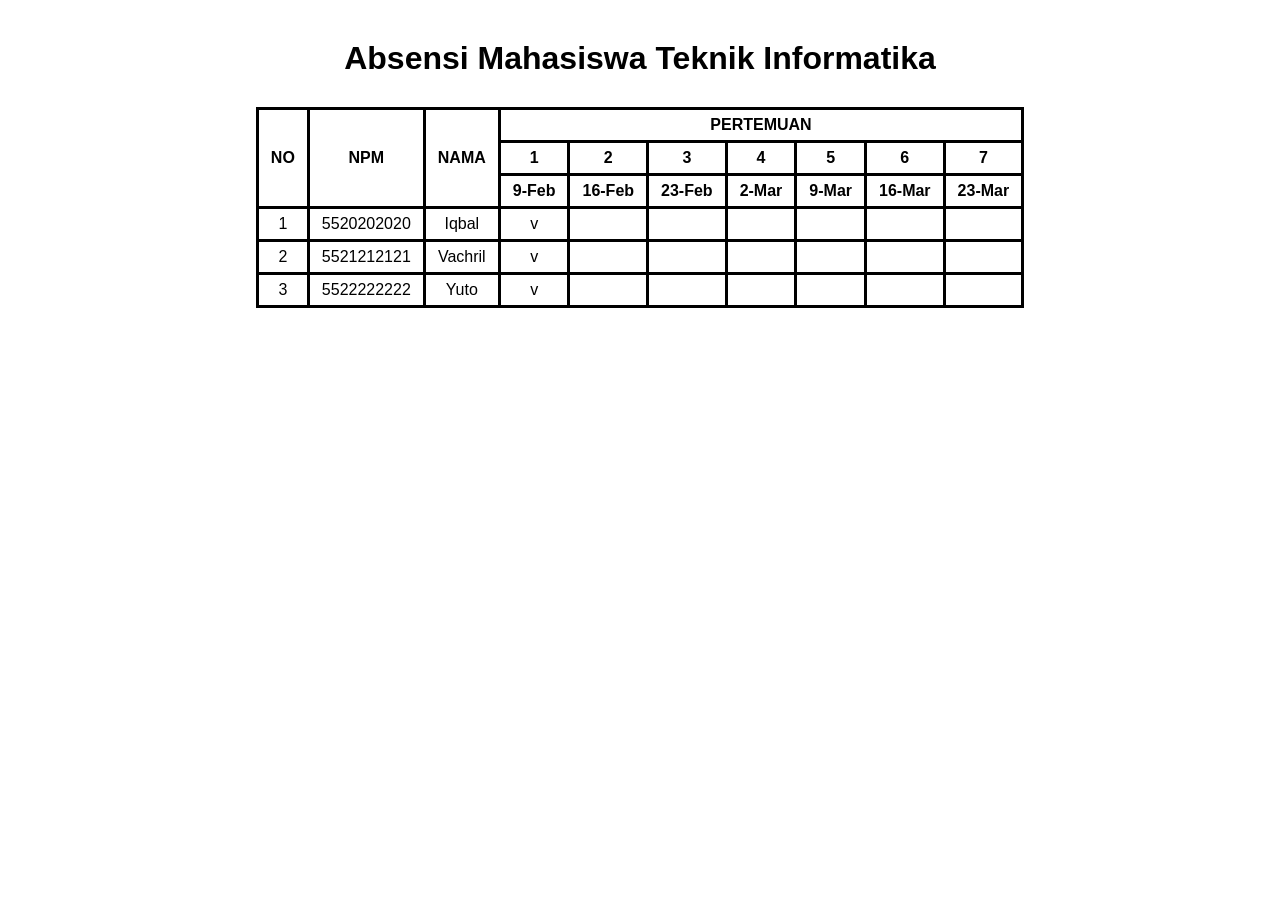
<file: TabelAbsensi.html>
<!DOCTYPE html>
<html lang="id">
<head>
    <meta charset="UTF-8">
    <meta name="viewport" content="width=device-width, initial-scale=1.0">
    <title>Absensi Mahasiswa Teknik Informatika</title>
    <style>
        body {
            font-family: Arial, sans-serif;
            margin: 40px;
        }
        h1 {
            text-align: center;
            margin-bottom: 30px;
        }
        table {
            border-collapse: collapse;
            margin: 0 auto;
        }
        th, td {
            border: 3px solid black;
            padding: 6px 12px;
            text-align: center;
        }
        td.nama {
            text-align: center;
        }
    </style>
</head>
<body>
    <h1>Absensi Mahasiswa Teknik Informatika</h1>
    <table>
        <thead>
            <tr>
                <th rowspan="3">NO</th>
                <th rowspan="3">NPM</th>
                <th rowspan="3">NAMA</th>
                <th colspan="7">PERTEMUAN</th>
            </tr>
            <tr>
                <th>1</th>
                <th>2</th>
                <th>3</th>
                <th>4</th>
                <th>5</th>
                <th>6</th>
                <th>7</th>
            </tr>
            <tr>
                <th>9-Feb</th>
                <th>16-Feb</th>
                <th>23-Feb</th>
                <th>2-Mar</th>
                <th>9-Mar</th>
                <th>16-Mar</th>
                <th>23-Mar</th>
            </tr>
        </thead>
        <tbody>
            <tr>
                <td>1</td>
                <td>5520202020</td>
                <td class="nama">Iqbal</td>
                <td>v</td>
                <td></td>
                <td></td>
                <td></td>
                <td></td>
                <td></td>
                <td></td>
            </tr>
            <tr>
                <td>2</td>
                <td>5521212121</td>
                <td class="nama">Vachril</td>
                <td>v</td>
                <td></td>
                <td></td>
                <td></td>
                <td></td>
                <td></td>
                <td></td>
            </tr>
            <tr>
                <td>3</td>
                <td>5522222222</td>
                <td class="nama">Yuto</td>
                <td>v</td>
                <td></td>
                <td></td>
                <td></td>
                <td></td>
                <td></td>
                <td></td>
            </tr>
        </tbody>
    </table>
</body>
</html>
</file>
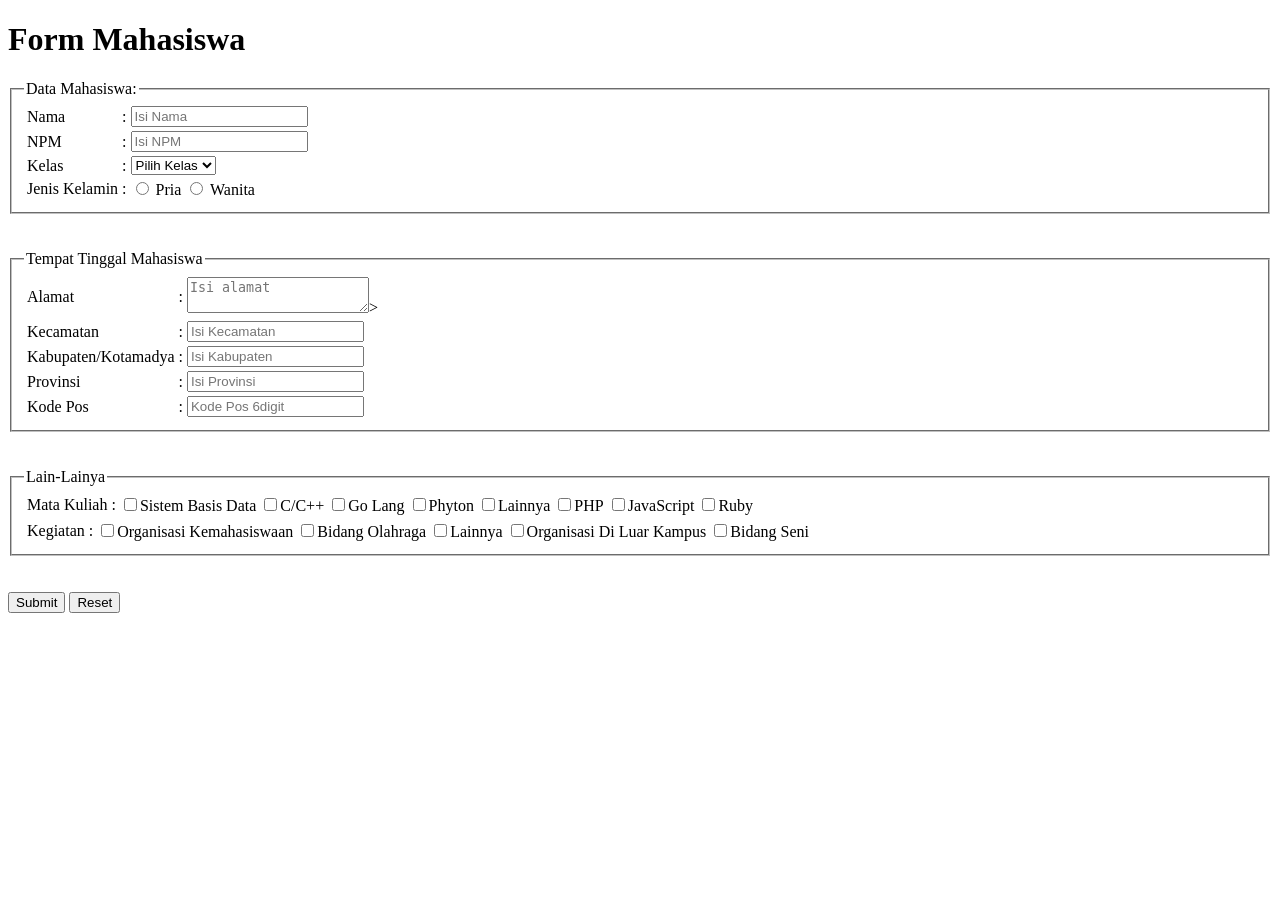
<file: quiz2/quiz.html>
<!DOCTYPE html>
<html lang="en">
<head>
    <meta charset="UTF-8">
    <meta name="viewport" content="width=device-width, initial-scale=1.0">
    <title>Pertemuan 2</title>
</head>
<body>
    <h1>Form Mahasiswa</h1>
    <form class="form1" method="post">
        <fieldset>
    <legend>Data Mahasiswa:</legend>
        <table>
            <tr>    
                <td>Nama</td>
                <td>:</td>
                <td><input type="text" placeholder="Isi Nama"</td>
            </tr>
            <tr>
                <td>NPM</td>
                <td>:</td>
                <td><inpUt type="text" placeholder="Isi NPM"</td>
            </tr>
             <tr>
                <td>Kelas</td>
                <td> : </td>
                <td> 
                    <Select name="Kelas">
                        <option selected disabled> Pilih Kelas </option>
                        <option value="A">Kelas A</option>
                        <option value="B">Kelas B</option>
                        <option value="C">Kelas C</option>
                        <option value="D">Kelas D</option>
                    </Select>
                </td>
                <tr>
                    <td>
                    Jenis Kelamin 
                </td>
                <td>
                    :
                </td>
                <td>
                    <input type="radio" name="JenisKelamin" id="Pria"> Pria
                    <input type="radio" name="JenisKelamin" id="Wanita"> Wanita
                </td>
                </tr>
</tr>
</table>
</fieldset>
            </tr>
            </fieldset>
             
            </tr>
        </table>
        <br><br>
           <fieldset>
            <legend>Tempat Tinggal Mahasiswa</legend>
             <table>
            <tr>
                <td>Alamat</td>
                <td>:</td>
                <td><textarea name="alamat" id="alamat" placeholder="Isi alamat"></textarea>></td>
            </tr>
            <tr>
                <td>Kecamatan</td>
                <td>:</td>
                <td><input type="text" placeholder="Isi Kecamatan"></td>
            </tr>
            <tr>
                <td>Kabupaten/Kotamadya</td>
                <td>:</td>
                <td><input type="text" placeholder="Isi Kabupaten"></td>
            </tr>
            <tr>
                <td>Provinsi</td>
                <td>:</td>
                <td><input type="text" placeholder="Isi Provinsi"></td>
            </tr>
            <tr>
                <td>Kode Pos</td>
                <td>:</td>
                <td><input type="text" placeholder="Kode Pos 6digit"></td>
            </tr>
             
        </table>
           </fieldset><bR><br>
       <fieldset>
        <legend>
            Lain-Lainya        </legend>
             <table>
            <tr>
                <td>Mata Kuliah</td>
                <td>:</td>
                <td>
                    <input type="checkbox" name="matkul" value="sbd">Sistem Basis Data
                </td>
                    <td><input type="checkbox" name="matkul" value="sbd">C/C++</td>
                    <td><input type="checkbox" name="matkul" value="sbd">Go Lang</td>
                    <td><input type="checkbox" name="matkul" value="sbd">Phyton</td>
                    <td><input type="checkbox" name="matkul" value="sbd">Lainnya</td>
                    <td><input type="checkbox" name="matkul" value="sbd">PHP</td>
                    <td><input type="checkbox" name="matkul" value="sbd">JavaScript</td>
                    <td><input type="checkbox" name="matkul" value="sbd">Ruby</td>
                </tr>
        </table>
        <table>
            <tr>
                <td>Kegiatan</td>
                <td>:</td>
                <td>
                    <input type="checkbox" name="matkul" value="sbd">Organisasi Kemahasiswaan
                </td>
                    <td><input type="checkbox" name="matkul" value="sbd">Bidang Olahraga</td>
                    <td><input type="checkbox" name="matkul" value="sbd">Lainnya</td>
                    <td><input type="checkbox" name="matkul" value="sbd">Organisasi Di Luar Kampus</td>
                    <td><input type="checkbox" name="matkul" value="sbd">Bidang Seni</td>
            </tr>
        </table>
       </fieldset>
        
            </form><br><br>
        <input type="submit" name="submit">
        <input type="reset" name="reset">
    </form>
</body>
</html>
</file>
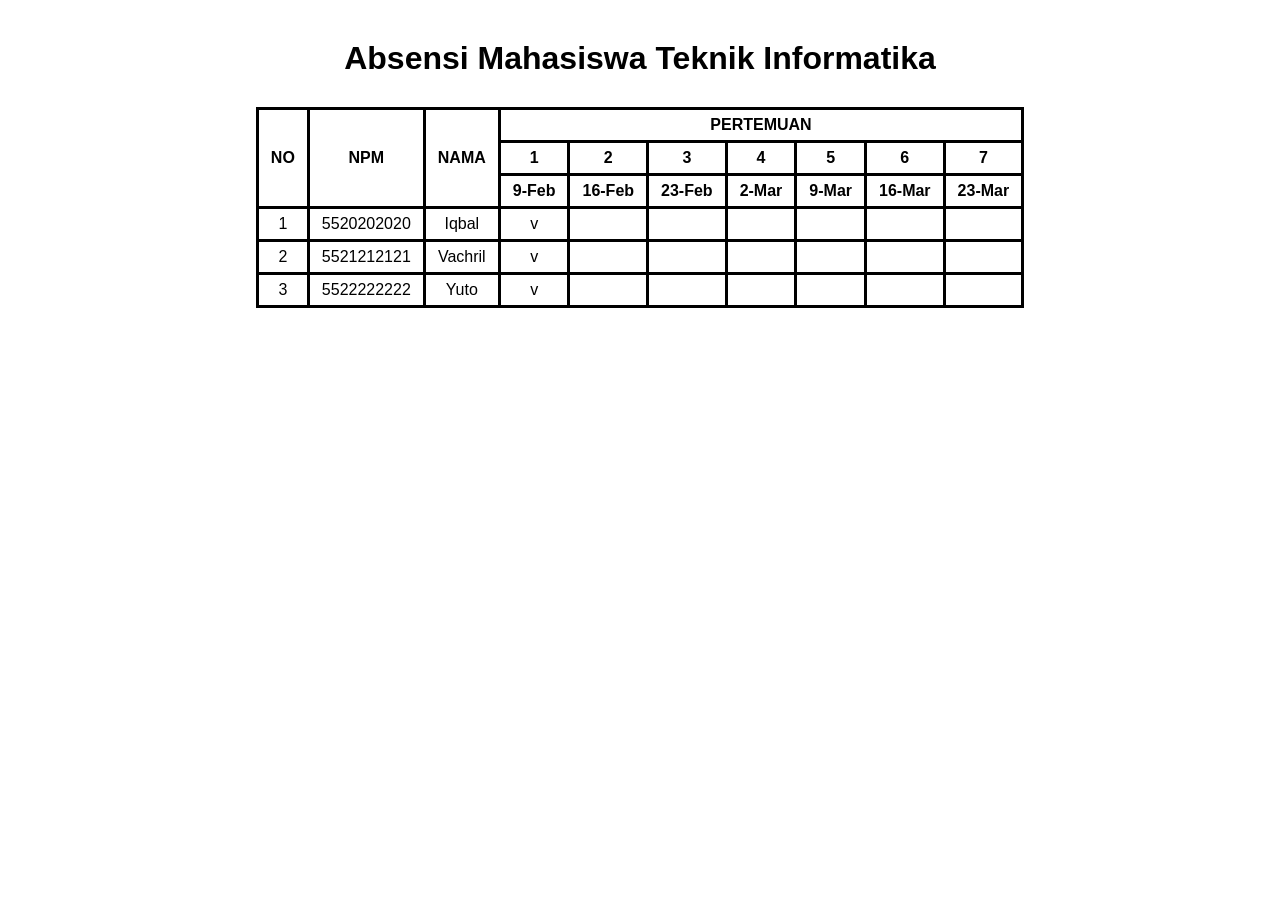
<file: Tugas2/TabelAbsensi.html>
<!DOCTYPE html>
<html lang="id">
<head>
    <meta charset="UTF-8">
    <meta name="viewport" content="width=device-width, initial-scale=1.0">
    <title>Absensi Mahasiswa Teknik Informatika</title>
    <style>
        body {
            font-family: Arial, sans-serif;
            margin: 40px;
        }
        h1 {
            text-align: center;
            margin-bottom: 30px;
        }
        table {
            border-collapse: collapse;
            margin: 0 auto;
        }
        th, td {
            border: 3px solid black;
            padding: 6px 12px;
            text-align: center;
        }
        td.nama {
            text-align: center;
        }
    </style>
</head>
<body>
    <h1>Absensi Mahasiswa Teknik Informatika</h1>
    <table>
        <thead>
            <tr>
                <th rowspan="3">NO</th>
                <th rowspan="3">NPM</th>
                <th rowspan="3">NAMA</th>
                <th colspan="7">PERTEMUAN</th>
            </tr>
            <tr>
                <th>1</th>
                <th>2</th>
                <th>3</th>
                <th>4</th>
                <th>5</th>
                <th>6</th>
                <th>7</th>
            </tr>
            <tr>
                <th>9-Feb</th>
                <th>16-Feb</th>
                <th>23-Feb</th>
                <th>2-Mar</th>
                <th>9-Mar</th>
                <th>16-Mar</th>
                <th>23-Mar</th>
            </tr>
        </thead>
        <tbody>
            <tr>
                <td>1</td>
                <td>5520202020</td>
                <td class="nama">Iqbal</td>
                <td>v</td>
                <td></td>
                <td></td>
                <td></td>
                <td></td>
                <td></td>
                <td></td>
            </tr>
            <tr>
                <td>2</td>
                <td>5521212121</td>
                <td class="nama">Vachril</td>
                <td>v</td>
                <td></td>
                <td></td>
                <td></td>
                <td></td>
                <td></td>
                <td></td>
            </tr>
            <tr>
                <td>3</td>
                <td>5522222222</td>
                <td class="nama">Yuto</td>
                <td>v</td>
                <td></td>
                <td></td>
                <td></td>
                <td></td>
                <td></td>
                <td></td>
            </tr>
        </tbody>
    </table>
</body>
</html>
</file>
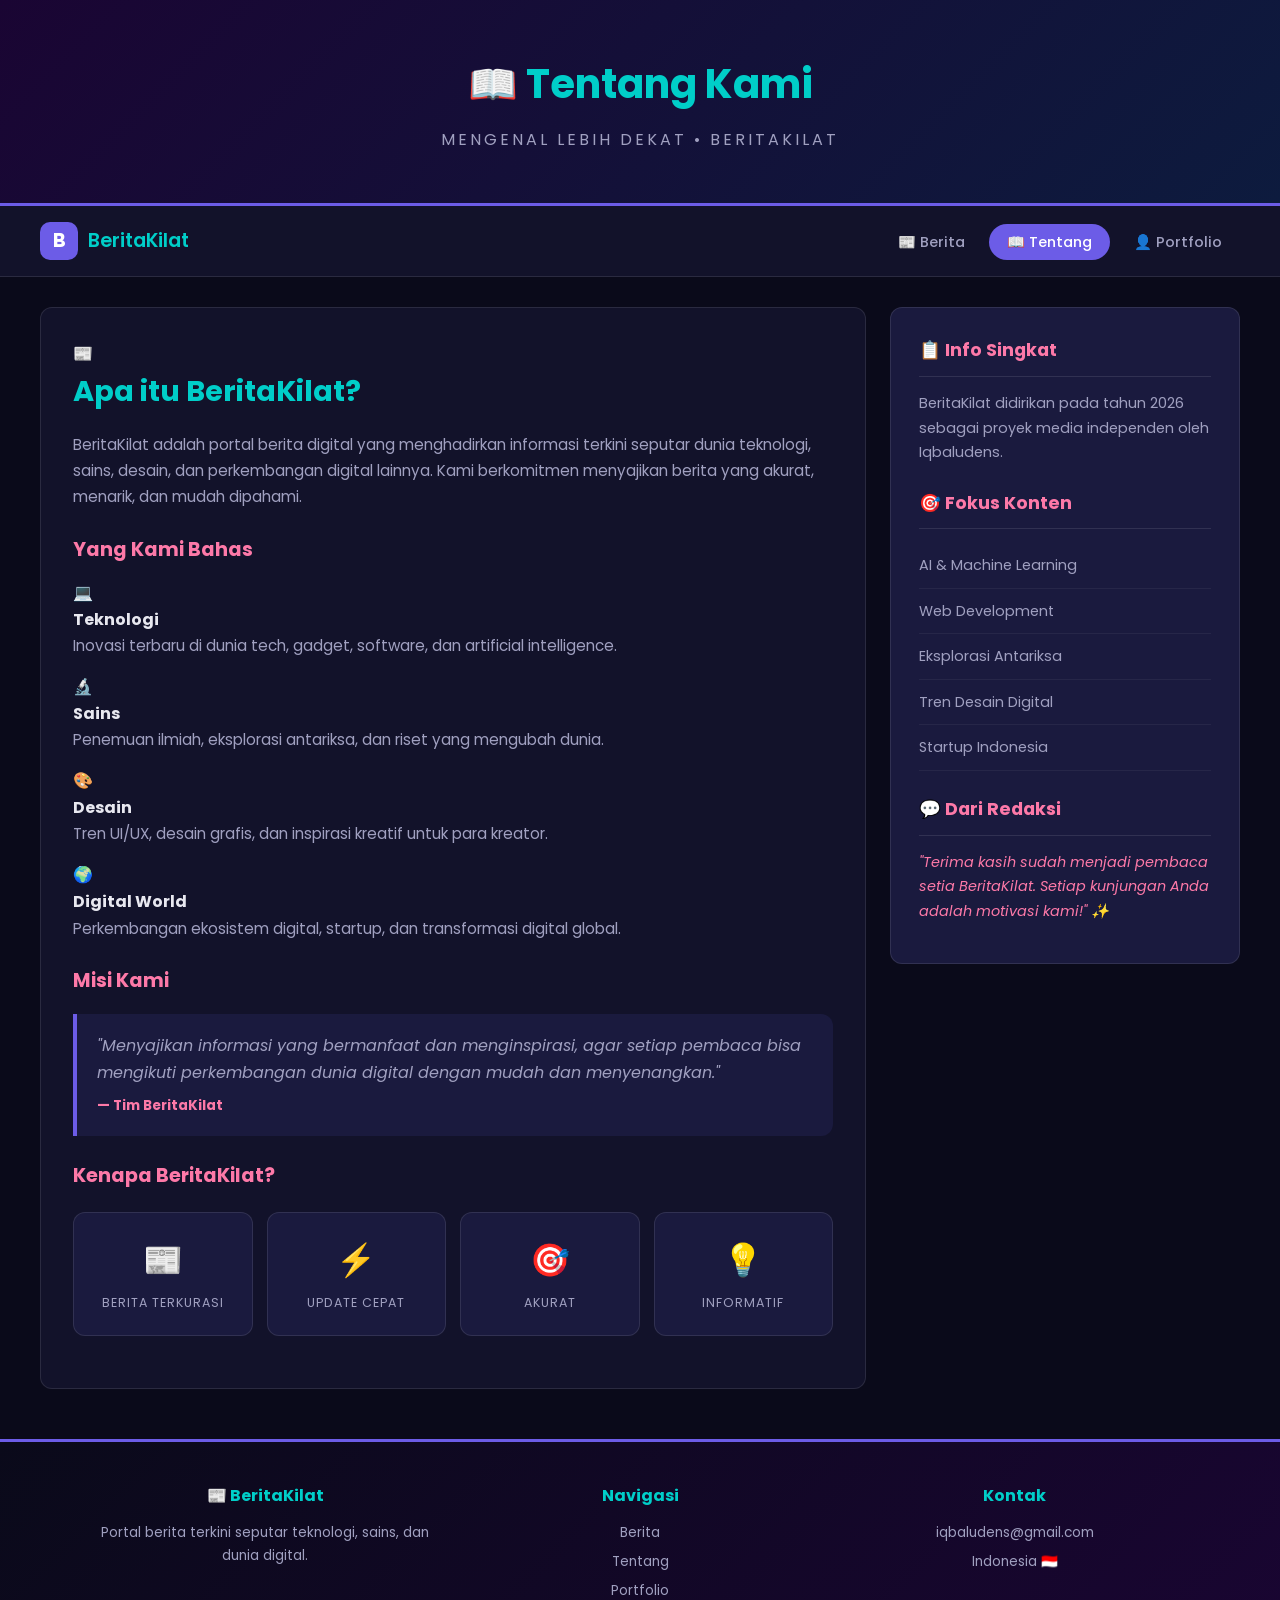
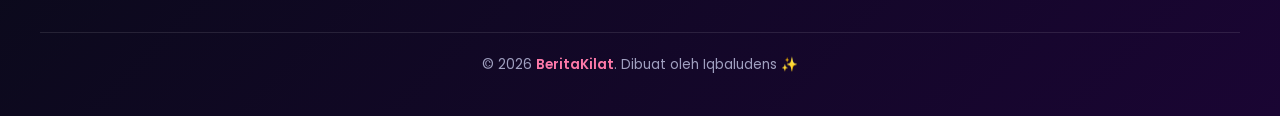
<file: Tugas3/about.html>
<!DOCTYPE html>
<html lang="id">

<head>
  <meta charset="UTF-8">
  <meta name="viewport" content="width=device-width, initial-scale=1.0">
  <meta name="description"
    content="Tentang BeritaKilat - Portal berita teknologi, sains, dan desain yang dikelola oleh Iqbaludens.">
  <title>BeritaKilat | Tentang Kami</title>
  <link rel="stylesheet" href="style.css">
</head>

<body>

  <!-- ==================== HEADER ==================== -->
  <header>
    <h1>📖 Tentang Kami</h1>
    <p>Mengenal Lebih Dekat &bull; BeritaKilat</p>
  </header>

  <!-- ==================== NAV ==================== -->
  <nav>
    <a href="index.html" class="logo">
      <div class="logo-icon">B</div>
      <span class="logo-text">BeritaKilat</span>
    </a>
    <ul class="menu">
      <li><a href="index.html">📰 Berita</a></li>
      <li><a href="about.html" class="active">📖 Tentang</a></li>
      <li><a href="portfolio.html">👤 Portfolio</a></li>
    </ul>
  </nav>

  <!-- ==================== SECTION ==================== -->
  <section>

    <!-- ==================== ARTICLE ==================== -->
    <article>

      <!-- INTRO -->
      <div class="about-intro">
        <span class="about-icon">📰</span>
        <div class="about-text">
          <h2>Apa itu <span class="highlight">BeritaKilat</span>?</h2>
          <p>
            BeritaKilat adalah portal berita digital yang menghadirkan informasi terkini seputar
            dunia teknologi, sains, desain, dan perkembangan digital lainnya. Kami berkomitmen
            menyajikan berita yang akurat, menarik, dan mudah dipahami.
          </p>
        </div>
      </div>

      <!-- APA YANG KAMI BAHAS -->
      <h3><span class="accent-dot"></span> Yang Kami Bahas</h3>
      <div class="info-grid">
        <div class="info-card">
          <span class="info-icon">💻</span>
          <h4>Teknologi</h4>
          <p>Inovasi terbaru di dunia tech, gadget, software, dan artificial intelligence.</p>
        </div>
        <div class="info-card">
          <span class="info-icon">🔬</span>
          <h4>Sains</h4>
          <p>Penemuan ilmiah, eksplorasi antariksa, dan riset yang mengubah dunia.</p>
        </div>
        <div class="info-card">
          <span class="info-icon">🎨</span>
          <h4>Desain</h4>
          <p>Tren UI/UX, desain grafis, dan inspirasi kreatif untuk para kreator.</p>
        </div>
        <div class="info-card">
          <span class="info-icon">🌍</span>
          <h4>Digital World</h4>
          <p>Perkembangan ekosistem digital, startup, dan transformasi digital global.</p>
        </div>
      </div>

      <!-- MISI KAMI -->
      <h3><span class="accent-dot"></span> Misi Kami</h3>
      <blockquote>
        "Menyajikan informasi yang bermanfaat dan menginspirasi, agar setiap pembaca
        bisa mengikuti perkembangan dunia digital dengan mudah dan menyenangkan."
        <strong>— Tim BeritaKilat</strong>
      </blockquote>

      <!-- KENAPA BERITAKILAT -->
      <h3><span class="accent-dot"></span> Kenapa BeritaKilat?</h3>
      <div class="stats-row">
        <div class="stat-item">
          <span class="stat-number">📰</span>
          <span class="stat-label">Berita Terkurasi</span>
        </div>
        <div class="stat-item">
          <span class="stat-number">⚡</span>
          <span class="stat-label">Update Cepat</span>
        </div>
        <div class="stat-item">
          <span class="stat-number">🎯</span>
          <span class="stat-label">Akurat</span>
        </div>
        <div class="stat-item">
          <span class="stat-number">💡</span>
          <span class="stat-label">Informatif</span>
        </div>
      </div>

    </article>

    <!-- ==================== ASIDE ==================== -->
    <aside>
      <h3>📋 Info Singkat</h3>
      <p>
        BeritaKilat didirikan pada tahun 2026 sebagai proyek media independen oleh Iqbaludens.
      </p>

      <h3 style="margin-top: 24px;">🎯 Fokus Konten</h3>
      <ul>
        <li>AI & Machine Learning</li>
        <li>Web Development</li>
        <li>Eksplorasi Antariksa</li>
        <li>Tren Desain Digital</li>
        <li>Startup Indonesia</li>
      </ul>

      <h3 style="margin-top: 24px;">💬 Dari Redaksi</h3>
      <p style="font-style: italic; color: var(--accent);">
        "Terima kasih sudah menjadi pembaca setia BeritaKilat. Setiap kunjungan Anda adalah motivasi kami!" ✨
      </p>
    </aside>

  </section>

  <!-- ==================== FOOTER ==================== -->
  <footer>
    <div class="footer-content">
      <div class="footer-col">
        <h4>📰 BeritaKilat</h4>
        <p>Portal berita terkini seputar teknologi, sains, dan dunia digital.</p>
      </div>
      <div class="footer-col">
        <h4>Navigasi</h4>
        <a href="index.html">Berita</a>
        <a href="about.html">Tentang</a>
        <a href="portfolio.html">Portfolio</a>
      </div>
      <div class="footer-col">
        <h4>Kontak</h4>
        <p>iqbaludens@gmail.com</p>
        <p>Indonesia 🇮🇩</p>
      </div>
    </div>
    <div class="footer-bottom">
      <p>&copy; 2026 <span>BeritaKilat</span>. Dibuat oleh Iqbaludens ✨</p>
    </div>
  </footer>

</body>

</html>
</file>
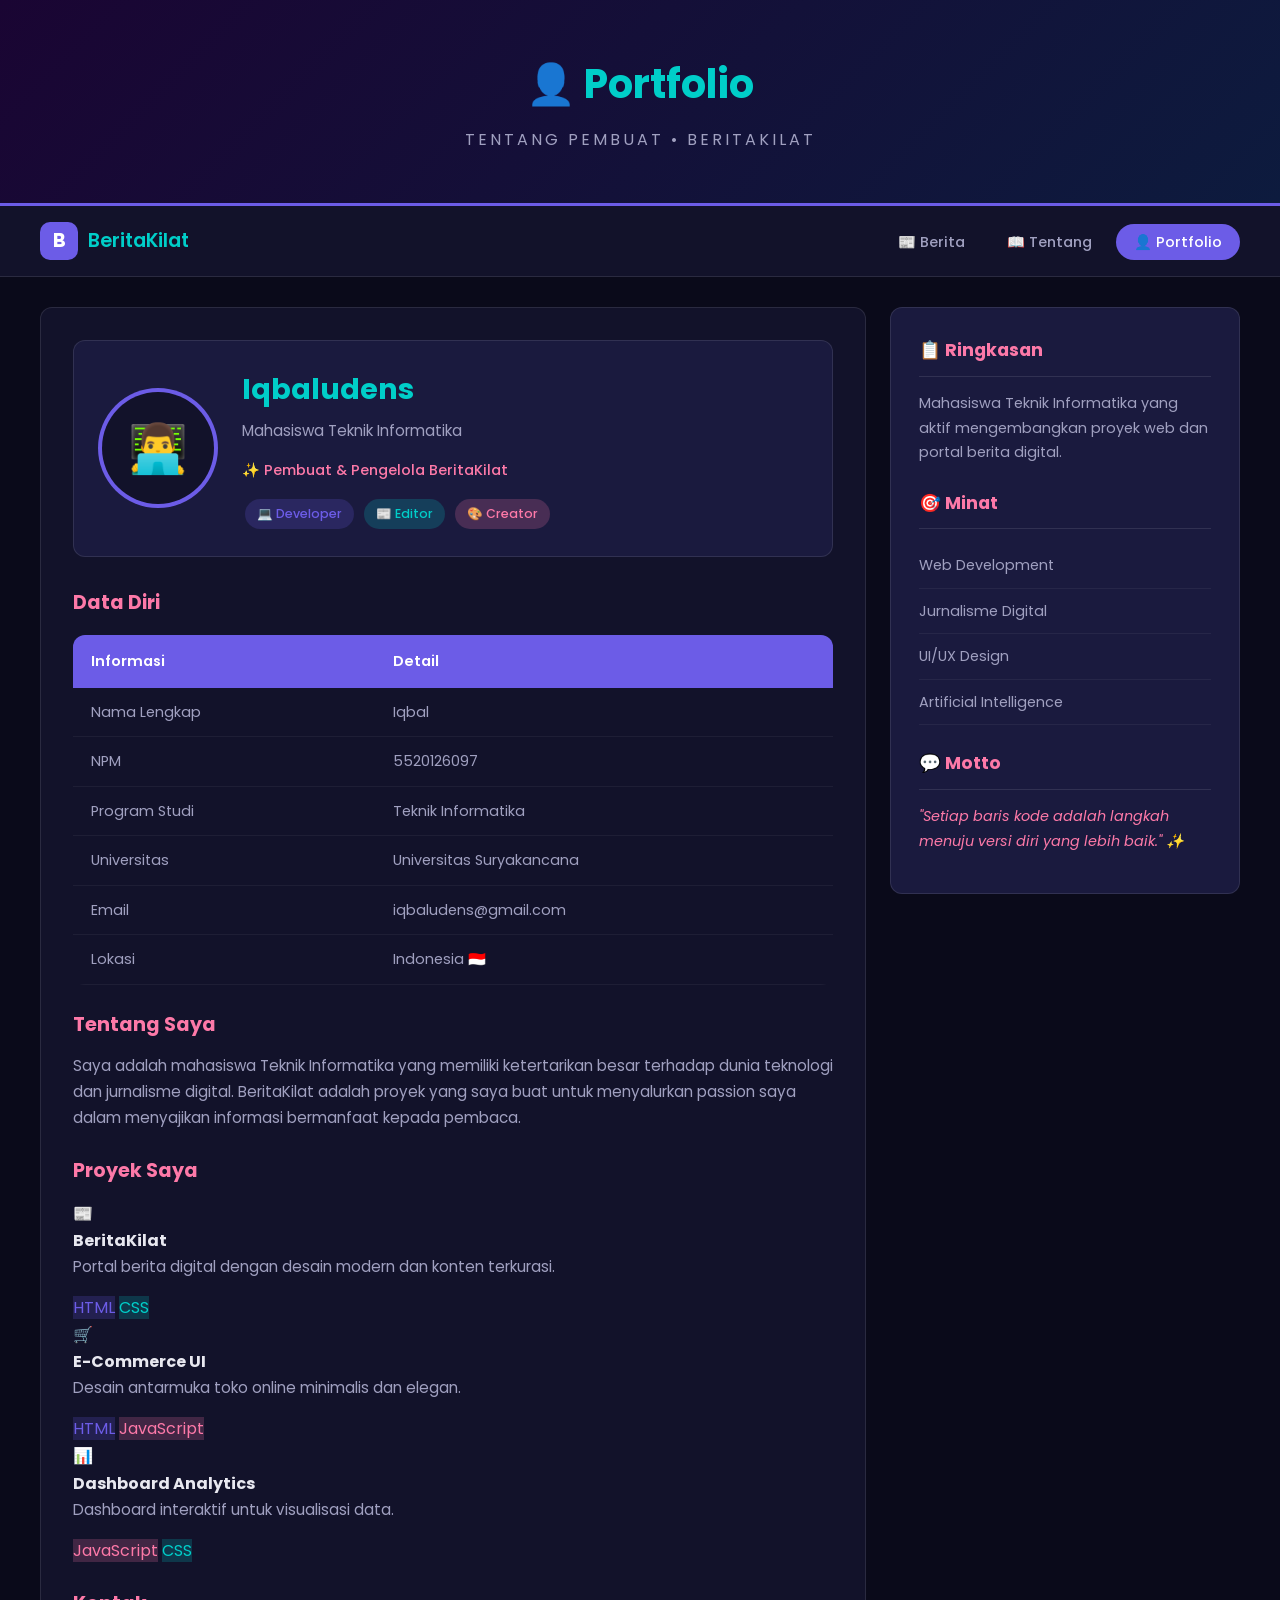
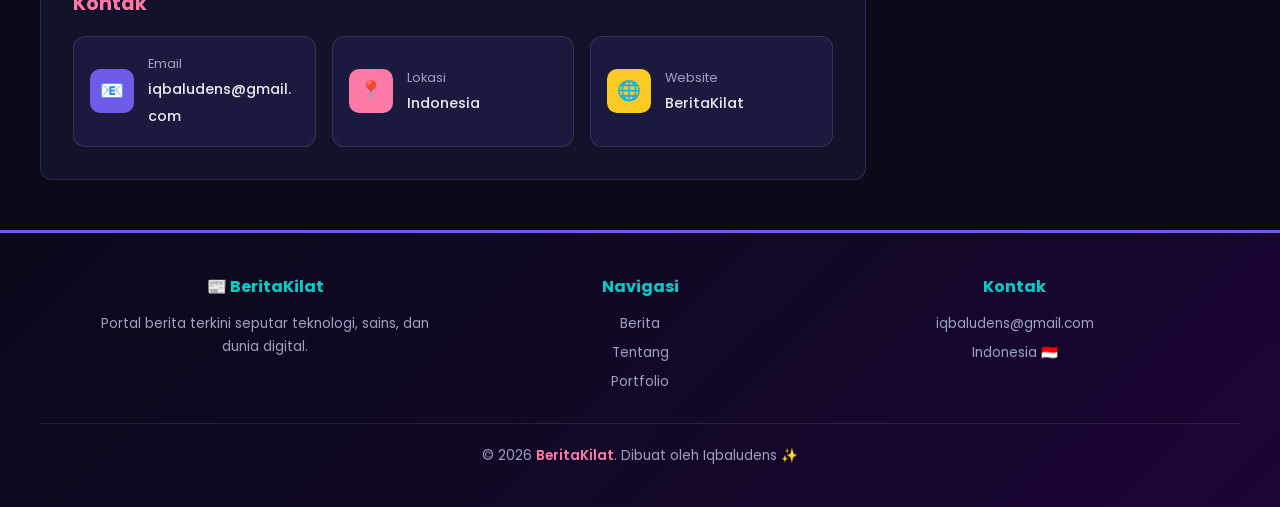
<file: Tugas3/portfolio.html>
<!DOCTYPE html>
<html lang="id">

<head>
  <meta charset="UTF-8">
  <meta name="viewport" content="width=device-width, initial-scale=1.0">
  <meta name="description" content="Portfolio Iqbaludens - Mahasiswa Teknik Informatika, pembuat BeritaKilat.">
  <title>BeritaKilat | Portfolio</title>
  <link rel="stylesheet" href="style.css">
</head>

<body>

  <!-- ==================== HEADER ==================== -->
  <header>
    <h1>👤 Portfolio</h1>
    <p>Tentang Pembuat &bull; BeritaKilat</p>
  </header>

  <!-- ==================== NAV ==================== -->
  <nav>
    <a href="index.html" class="logo">
      <div class="logo-icon">B</div>
      <span class="logo-text">BeritaKilat</span>
    </a>
    <ul class="menu">
      <li><a href="index.html">📰 Berita</a></li>
      <li><a href="about.html">📖 Tentang</a></li>
      <li><a href="portfolio.html" class="active">👤 Portfolio</a></li>
    </ul>
  </nav>

  <!-- ==================== SECTION ==================== -->
  <section>

    <!-- ==================== ARTICLE ==================== -->
    <article>

      <!-- PROFILE HEADER -->
      <div class="profile-header">
        <div class="avatar">
          <div class="avatar-inner">👨‍💻</div>
        </div>
        <div class="profile-info">
          <h2>Iqbaludens</h2>
          <p>Mahasiswa Teknik Informatika</p>
          <p class="tagline">✨ Pembuat & Pengelola BeritaKilat</p>
          <div style="margin-top: 12px;">
            <span class="badge badge-primary">💻 Developer</span>
            <span class="badge badge-secondary">📰 Editor</span>
            <span class="badge badge-accent">🎨 Creator</span>
          </div>
        </div>
      </div>

      <!-- DATA DIRI TABLE -->
      <h3><span class="accent-dot"></span> Data Diri</h3>
      <table>
        <thead>
          <tr>
            <th>Informasi</th>
            <th>Detail</th>
          </tr>
        </thead>
        <tbody>
          <tr>
            <td>Nama Lengkap</td>
            <td>Iqbal</td>
          </tr>
          <tr>
            <td>NPM</td>
            <td>5520126097</td>
          </tr>
          <tr>
            <td>Program Studi</td>
            <td>Teknik Informatika</td>
          </tr>
          <tr>
            <td>Universitas</td>
            <td>Universitas Suryakancana</td>
          </tr>
          <tr>
            <td>Email</td>
            <td>iqbaludens@gmail.com</td>
          </tr>
          <tr>
            <td>Lokasi</td>
            <td>Indonesia 🇮🇩</td>
          </tr>
        </tbody>
      </table>

      <!-- TENTANG SAYA -->
      <h3><span class="accent-dot"></span> Tentang Saya</h3>
      <p>
        Saya adalah mahasiswa Teknik Informatika yang memiliki ketertarikan besar terhadap
        dunia teknologi dan jurnalisme digital. BeritaKilat adalah proyek yang saya buat untuk
        menyalurkan passion saya dalam menyajikan informasi bermanfaat kepada pembaca.
      </p>

      <!-- PROYEK -->
      <h3><span class="accent-dot"></span> Proyek Saya</h3>
      <div class="portfolio-grid">
        <div class="portfolio-card">
          <div class="portfolio-thumb p1">📰</div>
          <div class="portfolio-info">
            <h4>BeritaKilat</h4>
            <p>Portal berita digital dengan desain modern dan konten terkurasi.</p>
            <span class="portfolio-tag tag-html">HTML</span>
            <span class="portfolio-tag tag-css">CSS</span>
          </div>
        </div>
        <div class="portfolio-card">
          <div class="portfolio-thumb p2">🛒</div>
          <div class="portfolio-info">
            <h4>E-Commerce UI</h4>
            <p>Desain antarmuka toko online minimalis dan elegan.</p>
            <span class="portfolio-tag tag-html">HTML</span>
            <span class="portfolio-tag tag-js">JavaScript</span>
          </div>
        </div>
        <div class="portfolio-card">
          <div class="portfolio-thumb p3">📊</div>
          <div class="portfolio-info">
            <h4>Dashboard Analytics</h4>
            <p>Dashboard interaktif untuk visualisasi data.</p>
            <span class="portfolio-tag tag-js">JavaScript</span>
            <span class="portfolio-tag tag-css">CSS</span>
          </div>
        </div>
      </div>

      <!-- KONTAK -->
      <h3><span class="accent-dot"></span> Kontak</h3>
      <div class="contact-grid">
        <div class="contact-item">
          <div class="contact-icon email">📧</div>
          <div class="contact-detail">
            <strong>Email</strong>
            <span>iqbaludens@gmail.com</span>
          </div>
        </div>
        <div class="contact-item">
          <div class="contact-icon location">📍</div>
          <div class="contact-detail">
            <strong>Lokasi</strong>
            <span>Indonesia</span>
          </div>
        </div>
        <div class="contact-item">
          <div class="contact-icon web">🌐</div>
          <div class="contact-detail">
            <strong>Website</strong>
            <span>BeritaKilat</span>
          </div>
        </div>
      </div>

    </article>

    <!-- ==================== ASIDE ==================== -->
    <aside>
      <h3>📋 Ringkasan</h3>
      <p>
        Mahasiswa Teknik Informatika yang aktif mengembangkan proyek web dan portal berita digital.
      </p>

      <h3 style="margin-top: 24px;">🎯 Minat</h3>
      <ul>
        <li>Web Development</li>
        <li>Jurnalisme Digital</li>
        <li>UI/UX Design</li>
        <li>Artificial Intelligence</li>
      </ul>

      <h3 style="margin-top: 24px;">💬 Motto</h3>
      <p style="font-style: italic; color: var(--accent);">
        "Setiap baris kode adalah langkah menuju versi diri yang lebih baik." ✨
      </p>
    </aside>

  </section>

  <!-- ==================== FOOTER ==================== -->
  <footer>
    <div class="footer-content">
      <div class="footer-col">
        <h4>📰 BeritaKilat</h4>
        <p>Portal berita terkini seputar teknologi, sains, dan dunia digital.</p>
      </div>
      <div class="footer-col">
        <h4>Navigasi</h4>
        <a href="index.html">Berita</a>
        <a href="about.html">Tentang</a>
        <a href="portfolio.html">Portfolio</a>
      </div>
      <div class="footer-col">
        <h4>Kontak</h4>
        <p>iqbaludens@gmail.com</p>
        <p>Indonesia 🇮🇩</p>
      </div>
    </div>
    <div class="footer-bottom">
      <p>&copy; 2026 <span>BeritaKilat</span>. Dibuat oleh Iqbaludens ✨</p>
    </div>
  </footer>

</body>

</html>
</file>
<file: style.css>
body {
    font-family: Arial;
    background-color: #f2f2f2;
    margin: 20px;
}

h1 {
    background-color: blue;
    color: white;
    text-align: center;
    padding: 20px;
}

#produk {
    display: flex;
    flex-wrap: wrap;
    gap: 15px;
}

.item {
    background-color: white;
    padding: 15px;
    width: 180px;
    border: 1px solid gray;
    border-radius: 8px;
}

button {
    background-color: blue;
    color: white;
    border: none;
    padding: 8px;
    cursor: pointer;
    margin: 5px;
}

button:hover {
    background-color: darkblue;
}

input {
    padding: 10px;
    margin-bottom: 15px;
}

#keranjang {
    background-color: white;
    padding: 15px;
}

#hasil {
    background-color: white;
    padding: 15px;
}

@media (max-width: 600px) {
    #produk {
        flex-direction: column;
    }

    .item {
        width: auto;
    }
}
</file>
<file: Tugas3/style.css>
/* ============================================
   GLOBAL STYLE Dan CSS VARIABEL
   ============================================ */
@import url('https://fonts.googleapis.com/css2?family=Poppins:wght@300;400;500;600;700&display=swap');

:root {
  --primary: #6c5ce7;
  --primary-dark: #5a4bd1;
  --secondary: #00cec9;
  --accent: #fd79a8;
  --accent-gold: #f9ca24;
  --dark: #0a0a1a;
  --dark-card: #12122a;
  --dark-surface: #1a1a3e;
  --text-primary: #e8e8f0;
  --text-secondary: #a0a0c0;
  --glass-border: rgba(255, 255, 255, 0.1);
  --radius: 12px;
  --transition: all 0.3s ease;
}

* {
  margin: 0;
  padding: 0;
  box-sizing: border-box;
}

html {
  scroll-behavior: smooth;
}

body {
  font-family: 'Poppins', sans-serif;
  background: var(--dark);
  color: var(--text-primary);
  min-height: 100vh;
  line-height: 1.7;
}

/* ============================================
   HEADERNYA
   ============================================ */
header {
  background: linear-gradient(135deg, #1a0533, #0d1b3e);
  padding: 50px 40px;
  text-align: center;
  border-bottom: 3px solid var(--primary);
}

header h1 {
  font-size: 2.5rem;
  color: var(--secondary);
  margin-bottom: 8px;
}

header p {
  font-size: 1rem;
  color: var(--text-secondary);
  letter-spacing: 3px;
  text-transform: uppercase;
}

/* ============================================
   NAVBAR
   ============================================ */
nav {
  display: flex;
  justify-content: space-between;
  align-items: center;
  padding: 16px 40px;
  background: var(--dark-card);
  border-bottom: 1px solid var(--glass-border);
  position: sticky;
  top: 0;
  z-index: 100;
}

.logo {
  display: flex;
  align-items: center;
  gap: 10px;
  text-decoration: none;
  color: var(--text-primary);
}

.logo-icon {
  width: 38px;
  height: 38px;
  background: var(--primary);
  border-radius: 10px;
  display: flex;
  align-items: center;
  justify-content: center;
  font-size: 1.2rem;
  font-weight: 700;
  color: #fff;
}

.logo-text {
  font-size: 1.2rem;
  font-weight: 600;
  color: var(--secondary);
}

.menu {
  display: flex;
  list-style: none;
  gap: 6px;
}

.menu li a {
  text-decoration: none;
  color: var(--text-secondary);
  font-weight: 500;
  font-size: 0.9rem;
  padding: 8px 18px;
  border-radius: 50px;
  transition: var(--transition);
}

.menu li a:hover {
  color: #fff;
  background: var(--primary);
}

.menu li a.active {
  color: #fff;
  background: var(--primary);
}

/* ============================================
   SECTION - Grid Layout (Article + Aside)
   ============================================ */
section {
  display: grid;
  grid-template-columns: 1fr 350px;
  gap: 24px;
  padding: 30px 40px;
  max-width: 1300px;
  margin: 0 auto;
}

/* ============================================
   ARTICLE
   ============================================ */
article {
  background: var(--dark-card);
  border-radius: var(--radius);
  padding: 32px;
  border: 1px solid var(--glass-border);
  transition: var(--transition);
}

article:hover {
  border-color: var(--primary);
}

article h2 {
  font-size: 1.8rem;
  color: var(--secondary);
  margin-bottom: 16px;
}

article h3 {
  font-size: 1.2rem;
  color: var(--accent);
  margin: 24px 0 12px;
}

article p {
  color: var(--text-secondary);
  margin-bottom: 14px;
  font-size: 0.95rem;
}

/* ============================================
   ASIDE
   ============================================ */
aside {
  background: var(--dark-surface);
  border-radius: var(--radius);
  padding: 28px;
  border: 1px solid var(--glass-border);
  height: fit-content;
  position: sticky;
  top: 80px;
  transition: var(--transition);
}

aside:hover {
  border-color: var(--accent);
}

aside h3 {
  font-size: 1.1rem;
  color: var(--accent);
  margin-bottom: 14px;
  padding-bottom: 10px;
  border-bottom: 1px solid var(--glass-border);
}

aside p {
  color: var(--text-secondary);
  font-size: 0.9rem;
  margin-bottom: 12px;
}

aside ul {
  list-style: none;
  padding: 0;
}

aside ul li {
  padding: 10px 0;
  border-bottom: 1px solid rgba(255, 255, 255, 0.05);
  color: var(--text-secondary);
  font-size: 0.9rem;
  transition: var(--transition);
}

aside ul li:hover {
  color: var(--secondary);
  padding-left: 8px;
}

/* ============================================
   FOOTER
   ============================================ */
footer {
  background: linear-gradient(135deg, #0a0a1a, #1a0533);
  padding: 40px;
  text-align: center;
  border-top: 3px solid var(--primary);
  margin-top: 20px;
}

.footer-content {
  display: flex;
  justify-content: space-around;
  flex-wrap: wrap;
  gap: 24px;
  max-width: 1100px;
  margin: 0 auto 24px;
}

.footer-col {
  flex: 1;
  min-width: 180px;
}

.footer-col h4 {
  font-size: 1rem;
  color: var(--secondary);
  margin-bottom: 12px;
}

.footer-col p,
.footer-col a {
  color: var(--text-secondary);
  font-size: 0.85rem;
  text-decoration: none;
  display: block;
  margin-bottom: 6px;
  transition: var(--transition);
}

.footer-col a:hover {
  color: var(--accent);
}

.footer-bottom {
  padding-top: 20px;
  border-top: 1px solid var(--glass-border);
  color: var(--text-secondary);
  font-size: 0.85rem;
}

.footer-bottom span {
  color: var(--accent);
  font-weight: 600;
}

/* ============================================
   CARDS
   ============================================ */
.card {
  background: var(--dark-surface);
  border: 1px solid var(--glass-border);
  border-radius: var(--radius);
  padding: 24px;
  margin-bottom: 20px;
  transition: var(--transition);
}

.card:hover {
  border-color: var(--primary);
  transform: translateY(-4px);
}

.card-icon {
  font-size: 2rem;
  margin-bottom: 12px;
  display: block;
}

.card h4 {
  font-size: 1.05rem;
  color: var(--text-primary);
  margin-bottom: 8px;
}

.card p {
  color: var(--text-secondary);
  font-size: 0.88rem;
}

/* ============================================
   TABLE
   ============================================ */
table {
  width: 100%;
  border-collapse: collapse;
  margin: 16px 0;
  border-radius: var(--radius);
  overflow: hidden;
}

thead {
  background: var(--primary);
}

th {
  padding: 14px 18px;
  text-align: left;
  font-weight: 600;
  font-size: 0.9rem;
  color: #fff;
}

td {
  padding: 12px 18px;
  font-size: 0.9rem;
  color: var(--text-secondary);
  border-bottom: 1px solid rgba(255, 255, 255, 0.05);
}

tbody tr {
  transition: var(--transition);
}

tbody tr:hover {
  background: rgba(108, 92, 231, 0.1);
}

/* ============================================
   PROFILE
   ============================================ */
.profile-header {
  display: flex;
  align-items: center;
  gap: 24px;
  margin-bottom: 30px;
  padding: 24px;
  background: var(--dark-surface);
  border-radius: var(--radius);
  border: 1px solid var(--glass-border);
}

.avatar {
  width: 120px;
  height: 120px;
  border-radius: 50%;
  background: var(--primary);
  padding: 4px;
  flex-shrink: 0;
}

.avatar-inner {
  width: 100%;
  height: 100%;
  border-radius: 50%;
  background: var(--dark-card);
  display: flex;
  align-items: center;
  justify-content: center;
  font-size: 3rem;
}

.profile-info h2 {
  font-size: 1.8rem;
  color: var(--secondary);
  margin-bottom: 4px;
}

.profile-info p {
  color: var(--text-secondary);
}

.profile-info .tagline {
  color: var(--accent);
  font-weight: 500;
  font-size: 0.9rem;
  margin-top: 4px;
}

/* ============================================
   SKILL BARS
   ============================================ */
.skill-bar {
  margin-bottom: 14px;
}

.skill-bar .label {
  display: flex;
  justify-content: space-between;
  margin-bottom: 6px;
  font-size: 0.85rem;
  color: var(--text-secondary);
}

.skill-bar .bar {
  height: 8px;
  background: rgba(255, 255, 255, 0.08);
  border-radius: 50px;
  overflow: hidden;
}

.skill-bar .fill {
  height: 100%;
  border-radius: 50px;
  background: var(--primary);
  transition: var(--transition);
}

.skill-bar .fill.html {
  width: 95%;
}

.skill-bar .fill.css {
  width: 90%;
}

.skill-bar .fill.js {
  width: 80%;
}

.skill-bar .fill.python {
  width: 75%;
}

.skill-bar .fill.design {
  width: 85%;
}

/* ============================================
   GALLERY
   ============================================ */
.gallery-grid {
  display: grid;
  grid-template-columns: repeat(auto-fill, minmax(260px, 1fr));
  gap: 20px;
  margin-top: 20px;
}

.gallery-item {
  border-radius: var(--radius);
  overflow: hidden;
  border: 1px solid var(--glass-border);
  background: var(--dark-card);
  transition: var(--transition);
}

.gallery-item:hover {
  transform: translateY(-6px);
  border-color: var(--primary);
}

.gallery-thumb {
  width: 100%;
  height: 180px;
  display: flex;
  align-items: center;
  justify-content: center;
  font-size: 3.5rem;
}

.gallery-thumb.g1 {
  background: linear-gradient(135deg, #667eea, #764ba2);
}

.gallery-thumb.g2 {
  background: linear-gradient(135deg, #f093fb, #f5576c);
}

.gallery-thumb.g3 {
  background: linear-gradient(135deg, #4facfe, #00f2fe);
}

.gallery-thumb.g4 {
  background: linear-gradient(135deg, #43e97b, #38f9d7);
}

.gallery-thumb.g5 {
  background: linear-gradient(135deg, #fa709a, #fee140);
}

.gallery-thumb.g6 {
  background: linear-gradient(135deg, #a18cd1, #fbc2eb);
}

.gallery-info {
  padding: 16px;
}

.gallery-info h4 {
  font-size: 1rem;
  margin-bottom: 4px;
}

.gallery-info p {
  font-size: 0.82rem;
  color: var(--text-secondary);
}

.gallery-tag {
  display: inline-block;
  padding: 3px 10px;
  border-radius: 50px;
  font-size: 0.72rem;
  margin-top: 8px;
  margin-right: 4px;
  font-weight: 500;
}

.tag-html {
  background: rgba(108, 92, 231, 0.2);
  color: var(--primary);
}

.tag-css {
  background: rgba(0, 206, 201, 0.2);
  color: var(--secondary);
}

.tag-js {
  background: rgba(253, 121, 168, 0.2);
  color: var(--accent);
}

.tag-design {
  background: rgba(249, 202, 36, 0.2);
  color: var(--accent-gold);
}

/* ============================================
   STATS
   ============================================ */
.stats-row {
  display: grid;
  grid-template-columns: repeat(auto-fit, minmax(140px, 1fr));
  gap: 14px;
  margin: 20px 0;
}

.stat-item {
  text-align: center;
  padding: 20px 14px;
  background: var(--dark-surface);
  border-radius: var(--radius);
  border: 1px solid var(--glass-border);
  transition: var(--transition);
}

.stat-item:hover {
  border-color: var(--primary);
}

.stat-number {
  font-size: 2rem;
  font-weight: 700;
  color: var(--primary);
  display: block;
}

.stat-label {
  font-size: 0.78rem;
  color: var(--text-secondary);
  text-transform: uppercase;
  letter-spacing: 1px;
  margin-top: 4px;
}

/* ============================================
   TIMELINE
   ============================================ */
.timeline {
  padding-left: 24px;
  margin-top: 16px;
  border-left: 2px solid var(--primary);
}

.timeline-item {
  margin-bottom: 24px;
  padding: 16px;
  background: var(--dark-surface);
  border-radius: var(--radius);
  border: 1px solid var(--glass-border);
  transition: var(--transition);
}

.timeline-item:hover {
  border-color: var(--primary);
}

.timeline-year {
  font-size: 0.78rem;
  color: var(--accent);
  font-weight: 600;
  letter-spacing: 1px;
  text-transform: uppercase;
  margin-bottom: 4px;
}

.timeline-item h4 {
  font-size: 1rem;
  color: var(--text-primary);
  margin-bottom: 4px;
}

.timeline-item p {
  color: var(--text-secondary);
  font-size: 0.88rem;
}

/* ============================================
   CONTACT
   ============================================ */
.contact-grid {
  display: grid;
  grid-template-columns: repeat(auto-fit, minmax(200px, 1fr));
  gap: 16px;
  margin-top: 16px;
}

.contact-item {
  display: flex;
  align-items: center;
  gap: 14px;
  padding: 16px;
  background: var(--dark-surface);
  border-radius: var(--radius);
  border: 1px solid var(--glass-border);
  transition: var(--transition);
}

.contact-item:hover {
  border-color: var(--secondary);
}

.contact-icon {
  width: 44px;
  height: 44px;
  border-radius: 10px;
  display: flex;
  align-items: center;
  justify-content: center;
  font-size: 1.2rem;
  flex-shrink: 0;
}

.contact-icon.email {
  background: var(--primary);
}

.contact-icon.phone {
  background: var(--secondary);
}

.contact-icon.location {
  background: var(--accent);
}

.contact-icon.web {
  background: var(--accent-gold);
}

.contact-detail {
  min-width: 0;
  overflow: hidden;
}

.contact-detail strong {
  display: block;
  font-size: 0.8rem;
  color: var(--text-secondary);
  font-weight: 400;
}

.contact-detail span {
  font-size: 0.9rem;
  color: var(--text-primary);
  font-weight: 500;
  word-break: break-all;
  overflow-wrap: break-word;
}

/* ============================================
   BADGES
   ============================================ */
.badge {
  display: inline-block;
  padding: 4px 12px;
  border-radius: 50px;
  font-size: 0.78rem;
  font-weight: 500;
  margin: 3px;
}

.badge-primary {
  background: rgba(108, 92, 231, 0.2);
  color: var(--primary);
}

.badge-secondary {
  background: rgba(0, 206, 201, 0.2);
  color: var(--secondary);
}

.badge-accent {
  background: rgba(253, 121, 168, 0.2);
  color: var(--accent);
}

/* ============================================
   IMAGE SHOWCASE
   ============================================ */
.img-showcase {
  width: 100%;
  height: 220px;
  border-radius: var(--radius);
  overflow: hidden;
  margin: 16px 0;
}

.img-showcase .img-placeholder {
  width: 100%;
  height: 100%;
  display: flex;
  align-items: center;
  justify-content: center;
  font-size: 4rem;
  background: linear-gradient(135deg, var(--dark-surface), var(--primary-dark));
}

/* ============================================
   BLOCKQUOTE
   ============================================ */
blockquote {
  padding: 18px 20px;
  margin: 16px 0;
  border-left: 4px solid var(--primary);
  background: var(--dark-surface);
  border-radius: 0 var(--radius) var(--radius) 0;
  font-style: italic;
  color: var(--text-secondary);
}

blockquote strong {
  display: block;
  margin-top: 8px;
  font-style: normal;
  color: var(--accent);
  font-size: 0.85rem;
}

/* ============================================
   HOBBY CARDS
   ============================================ */
.hobby-grid {
  display: grid;
  grid-template-columns: repeat(auto-fit, minmax(180px, 1fr));
  gap: 14px;
  margin-top: 14px;
}

.hobby-card {
  text-align: center;
  padding: 24px 16px;
  background: var(--dark-surface);
  border-radius: var(--radius);
  border: 1px solid var(--glass-border);
  transition: var(--transition);
}

.hobby-card:hover {
  border-color: var(--primary);
  transform: translateY(-4px);
}

.hobby-card .hobby-icon {
  font-size: 2.2rem;
  margin-bottom: 10px;
  display: block;
}

.hobby-card h5 {
  font-size: 0.95rem;
  color: var(--text-primary);
  margin-bottom: 4px;
}

.hobby-card p {
  font-size: 0.78rem;
  color: var(--text-secondary);
}

/* ============================================
   Biar Web Nya Responsive
   ============================================ */
@media (max-width: 900px) {
  section {
    grid-template-columns: 1fr;
    padding: 20px;
  }

  aside {
    position: static;
  }

  header h1 {
    font-size: 2rem;
  }

  nav {
    flex-direction: column;
    gap: 12px;
    padding: 14px 20px;
  }

  .menu {
    flex-wrap: wrap;
    justify-content: center;
  }

  .profile-header {
    flex-direction: column;
    text-align: center;
  }

  .gallery-grid {
    grid-template-columns: 1fr 1fr;
  }
}

@media (max-width: 600px) {
  header {
    padding: 30px 20px;
  }

  header h1 {
    font-size: 1.6rem;
  }

  article,
  aside {
    padding: 20px;
  }

  .gallery-grid {
    grid-template-columns: 1fr;
  }

  .stats-row {
    grid-template-columns: repeat(2, 1fr);
  }
}
</file>
<file: Tugas4/style.css>
* {
    margin: 0;
    padding: 0;
    box-sizing: border-box;
}

html {
    scroll-behavior: smooth;
}

body {
    font-family: Arial, sans-serif;
    background: #f4f4f4;
    color: #222;
}

header {
    height: 400px;
    background: #171717;
    color: white;
    display: flex;
    flex-direction: column;
    justify-content: center;
    align-items: center;
    text-align: center;
}

header h1 {
    font-size: 45px;
    margin-bottom: 10px;
}

main {
    max-width: 900px;
    margin: auto;
    padding: 30px;
}

section {
    background: white;
    padding: 40px;
    margin-bottom: 30px;
    min-height: 400px;
    border-radius: 12px;
    box-shadow: 0 3px 10px rgba(0, 0, 0, 0.08);
}

section h2 {
    margin-bottom: 20px;
    color: #333;
}

section p {
    line-height: 1.8;
}

/* Back to Top Button */
#backToTop {
    position: fixed;
    bottom: 30px;
    right: 30px;
    width: 50px;
    height: 50px;
    border: none;
    border-radius: 50%;
    background: #222;
    color: white;
    font-size: 25px;
    cursor: pointer;

    opacity: 0;
    visibility: hidden;

    transition: 0.3s ease;
}

#backToTop.show {
    opacity: 0.5;
    visibility: visible;
}

#backToTop:hover {
    opacity: 1;
    background: #444;
    transform: translateY(-5px);
}
</file>
